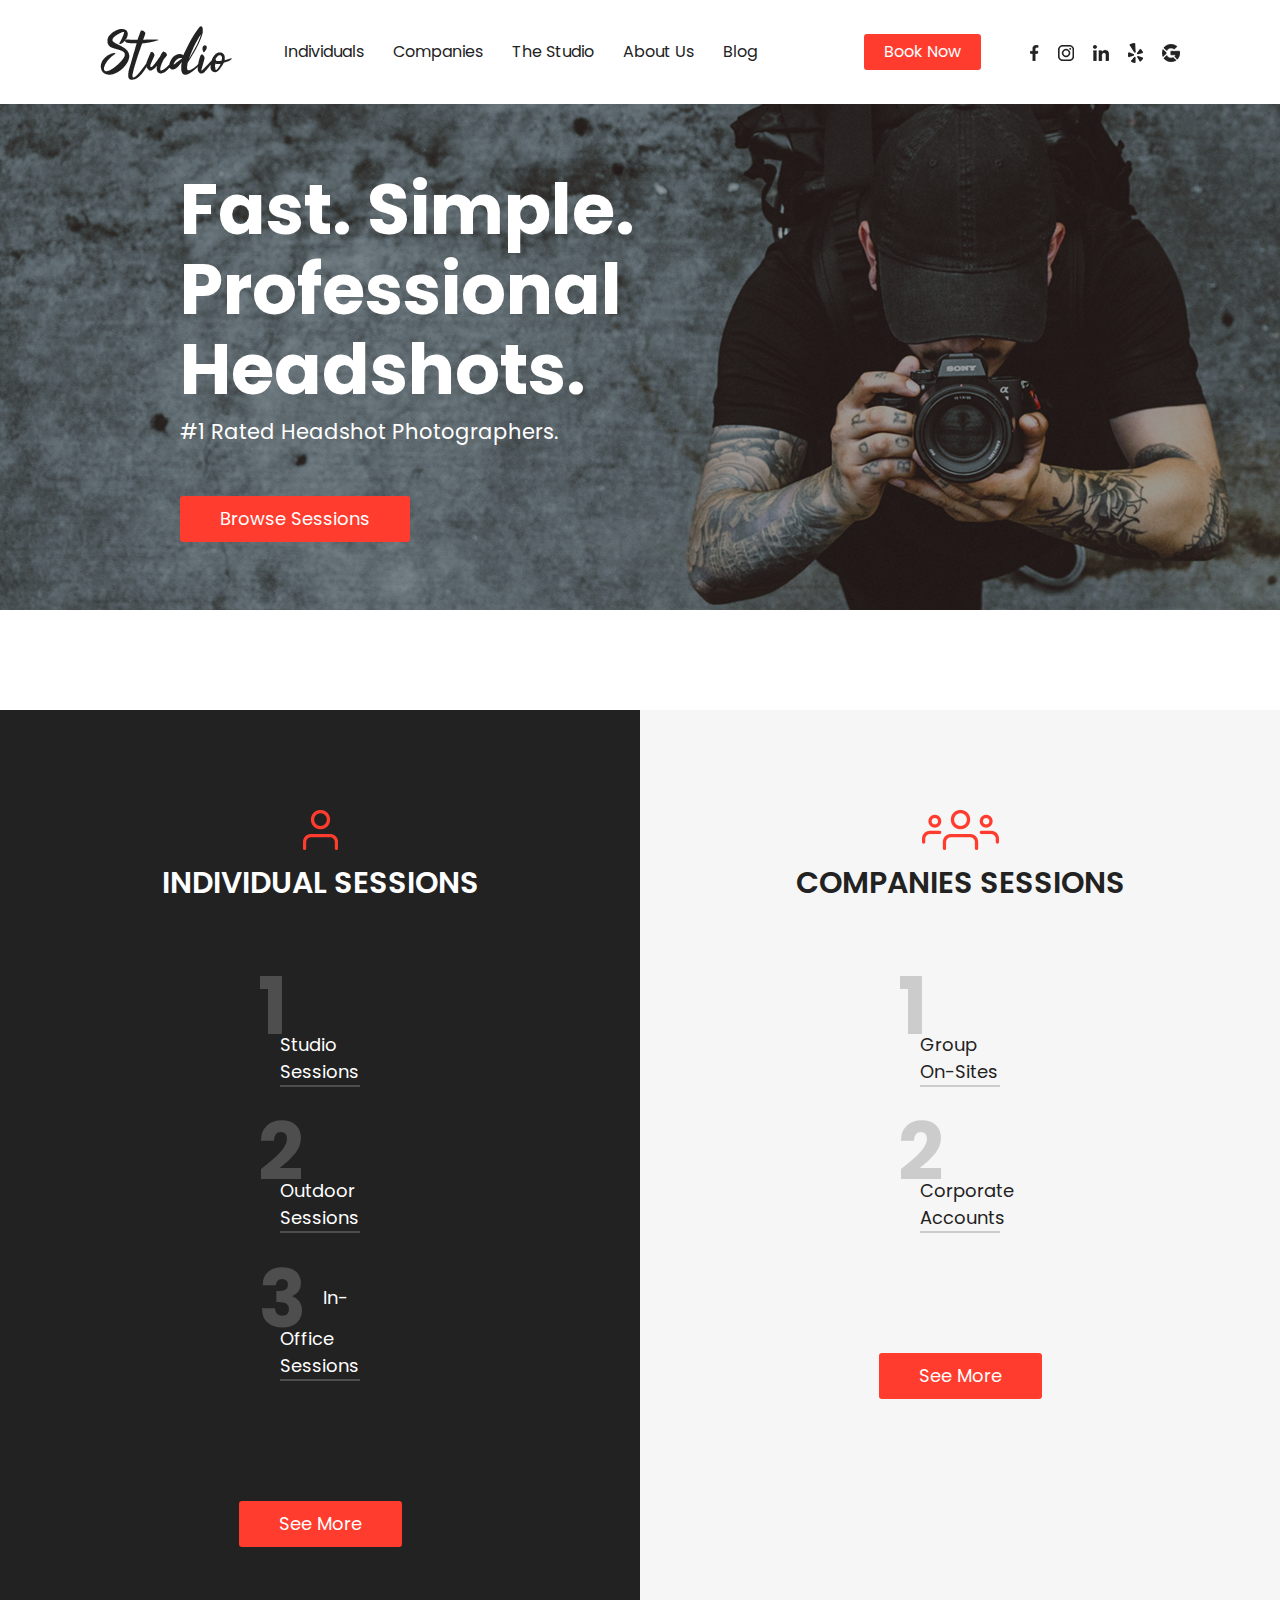
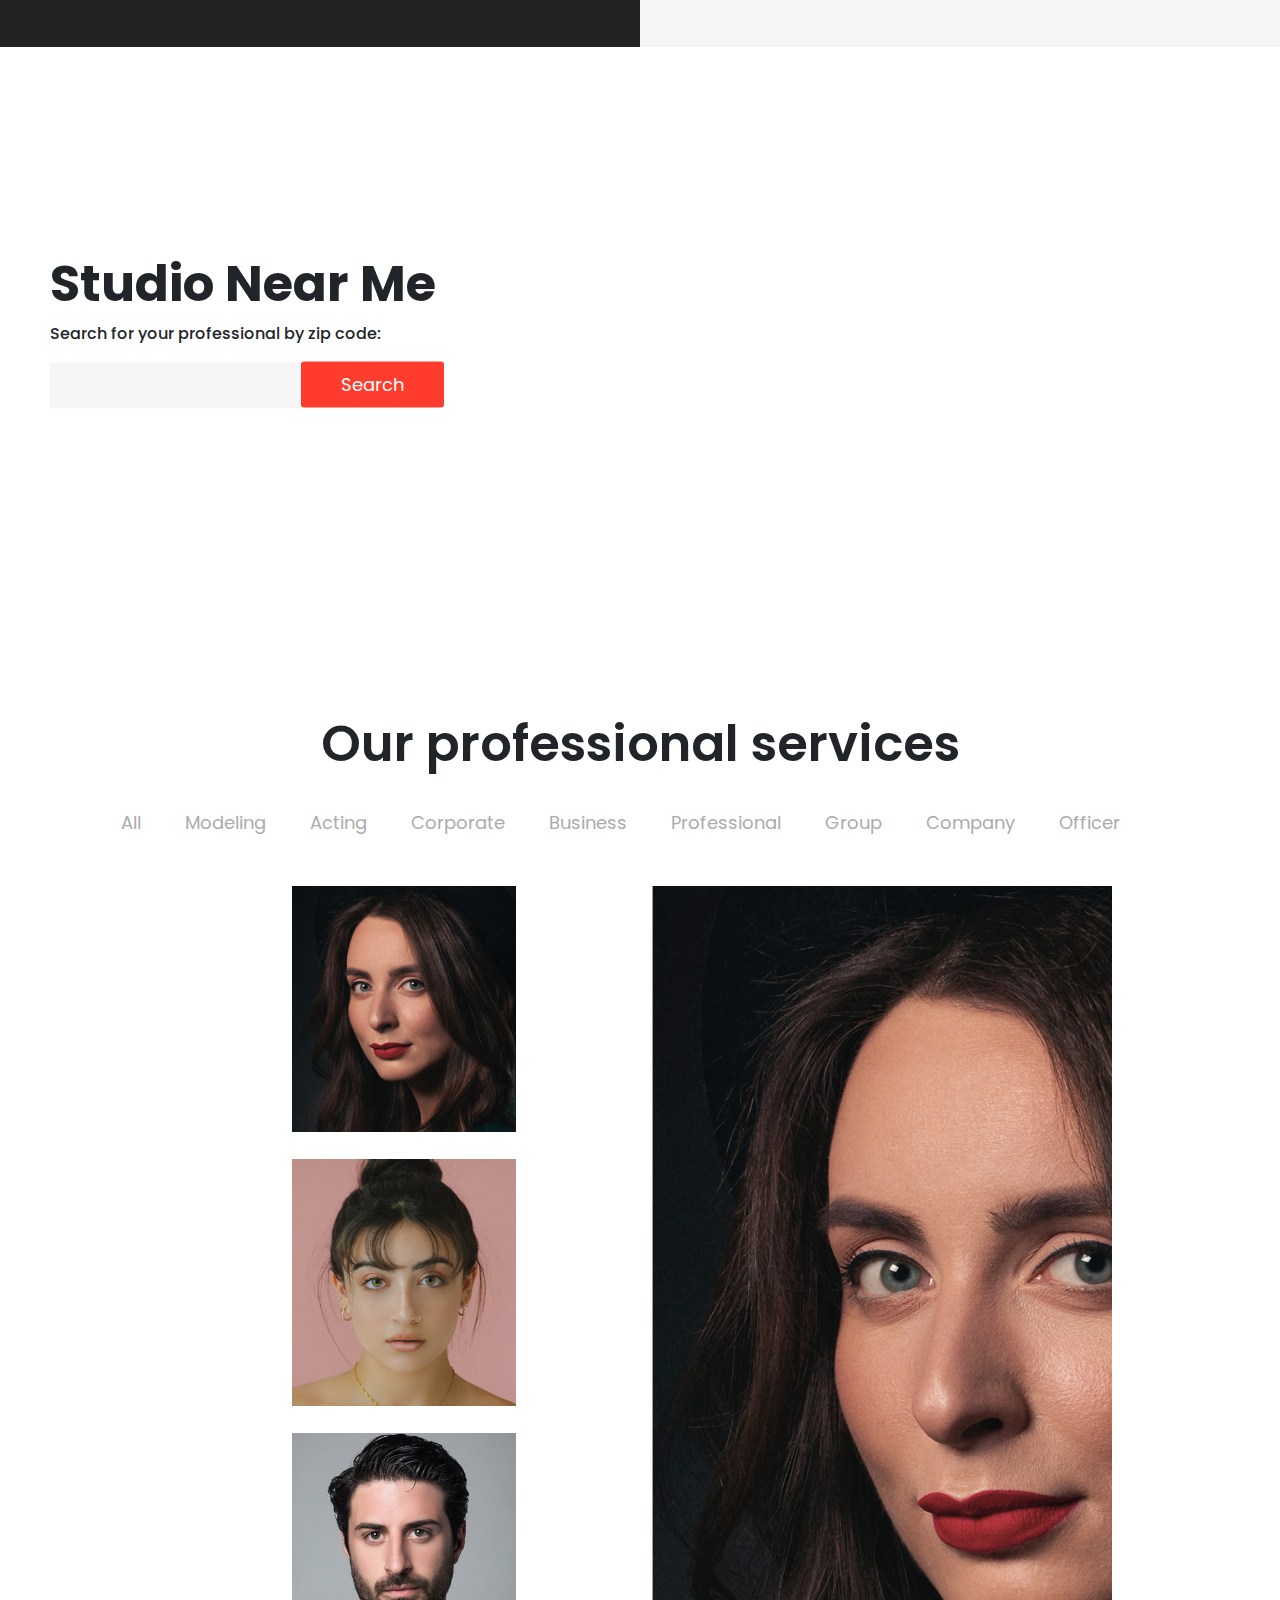
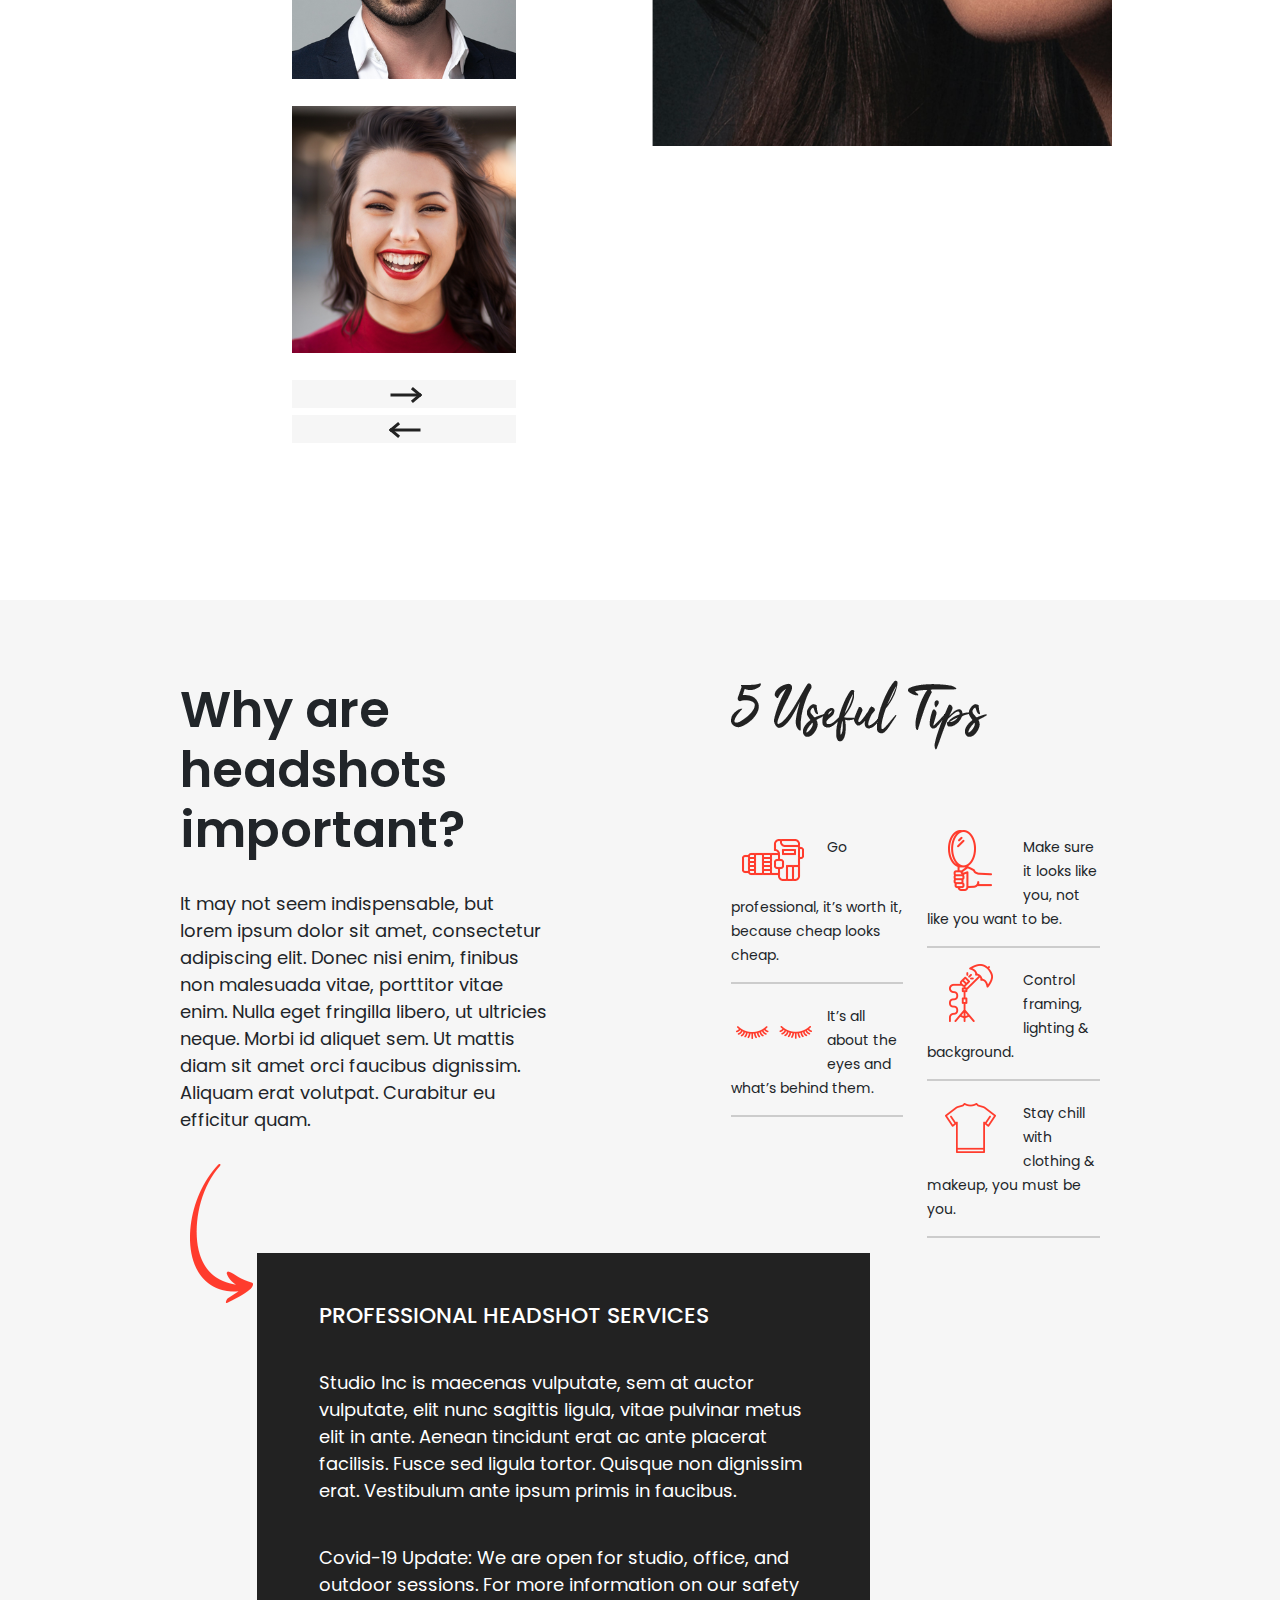
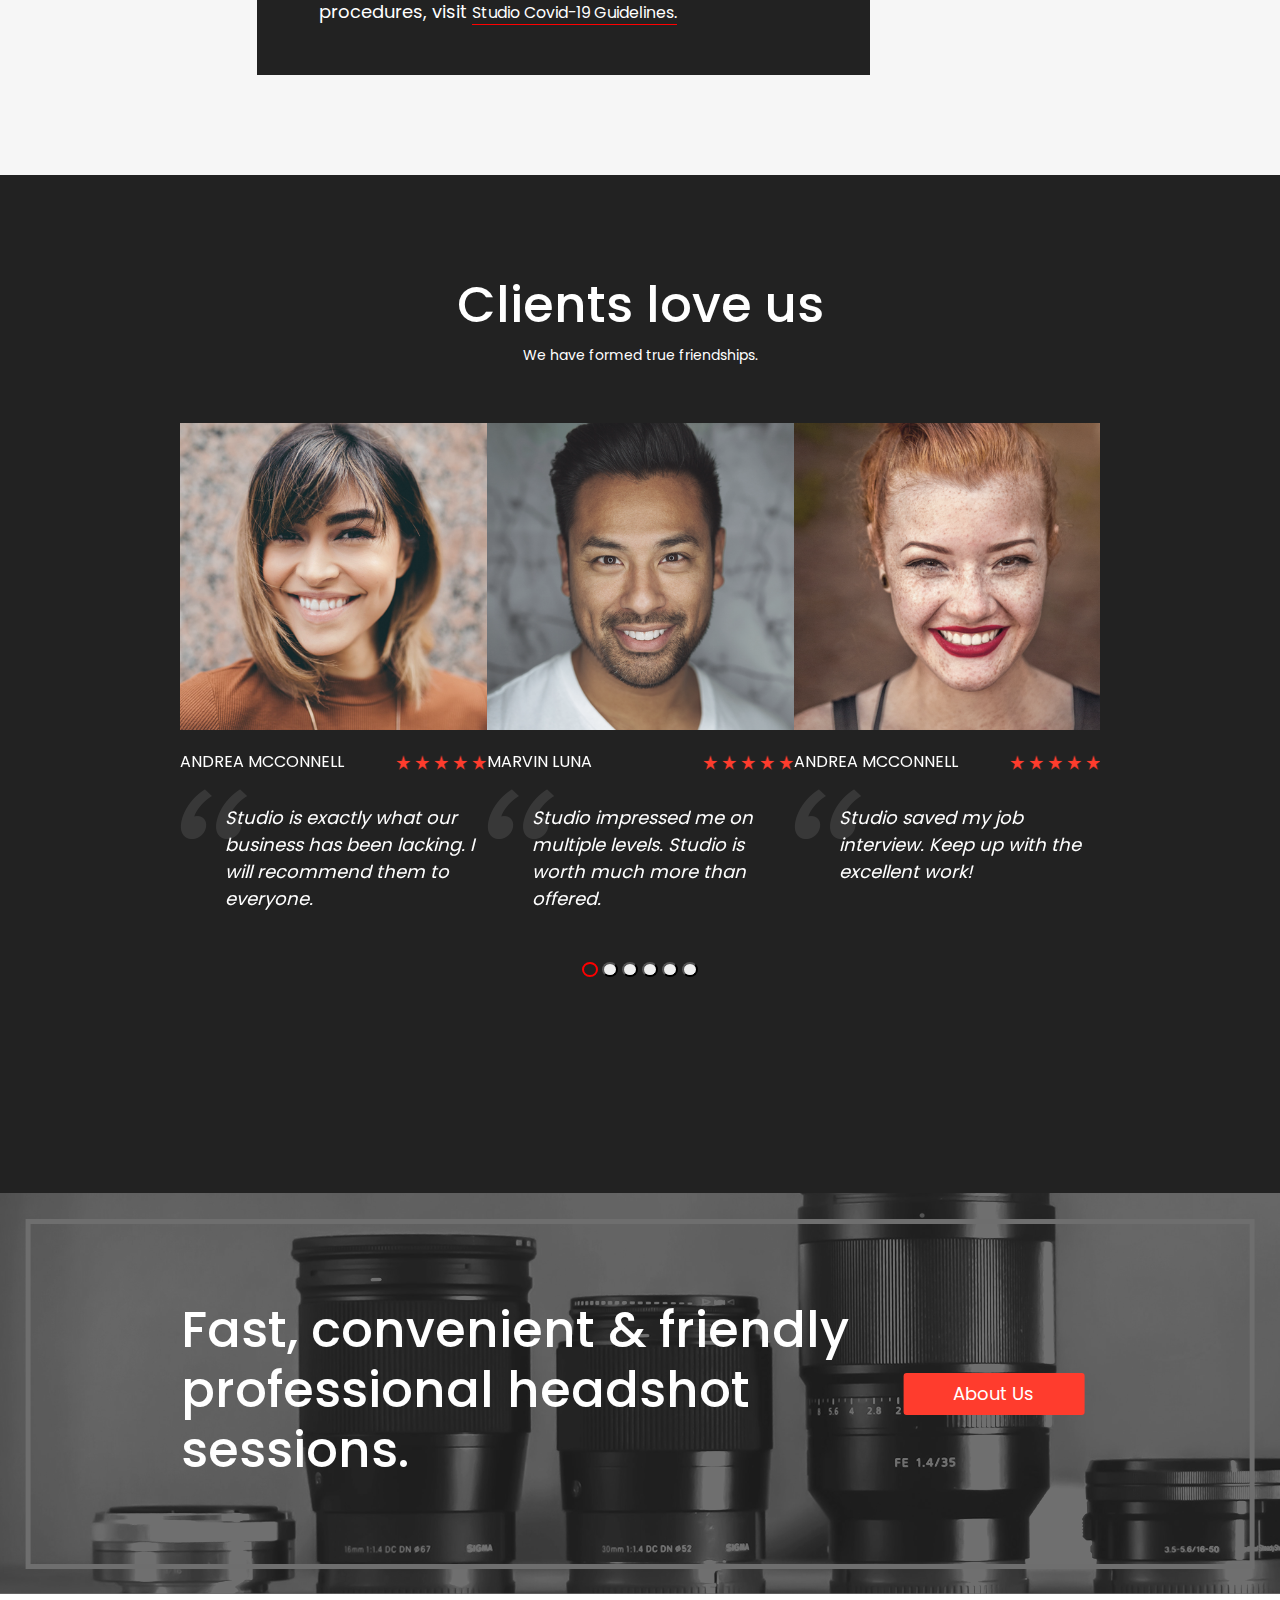
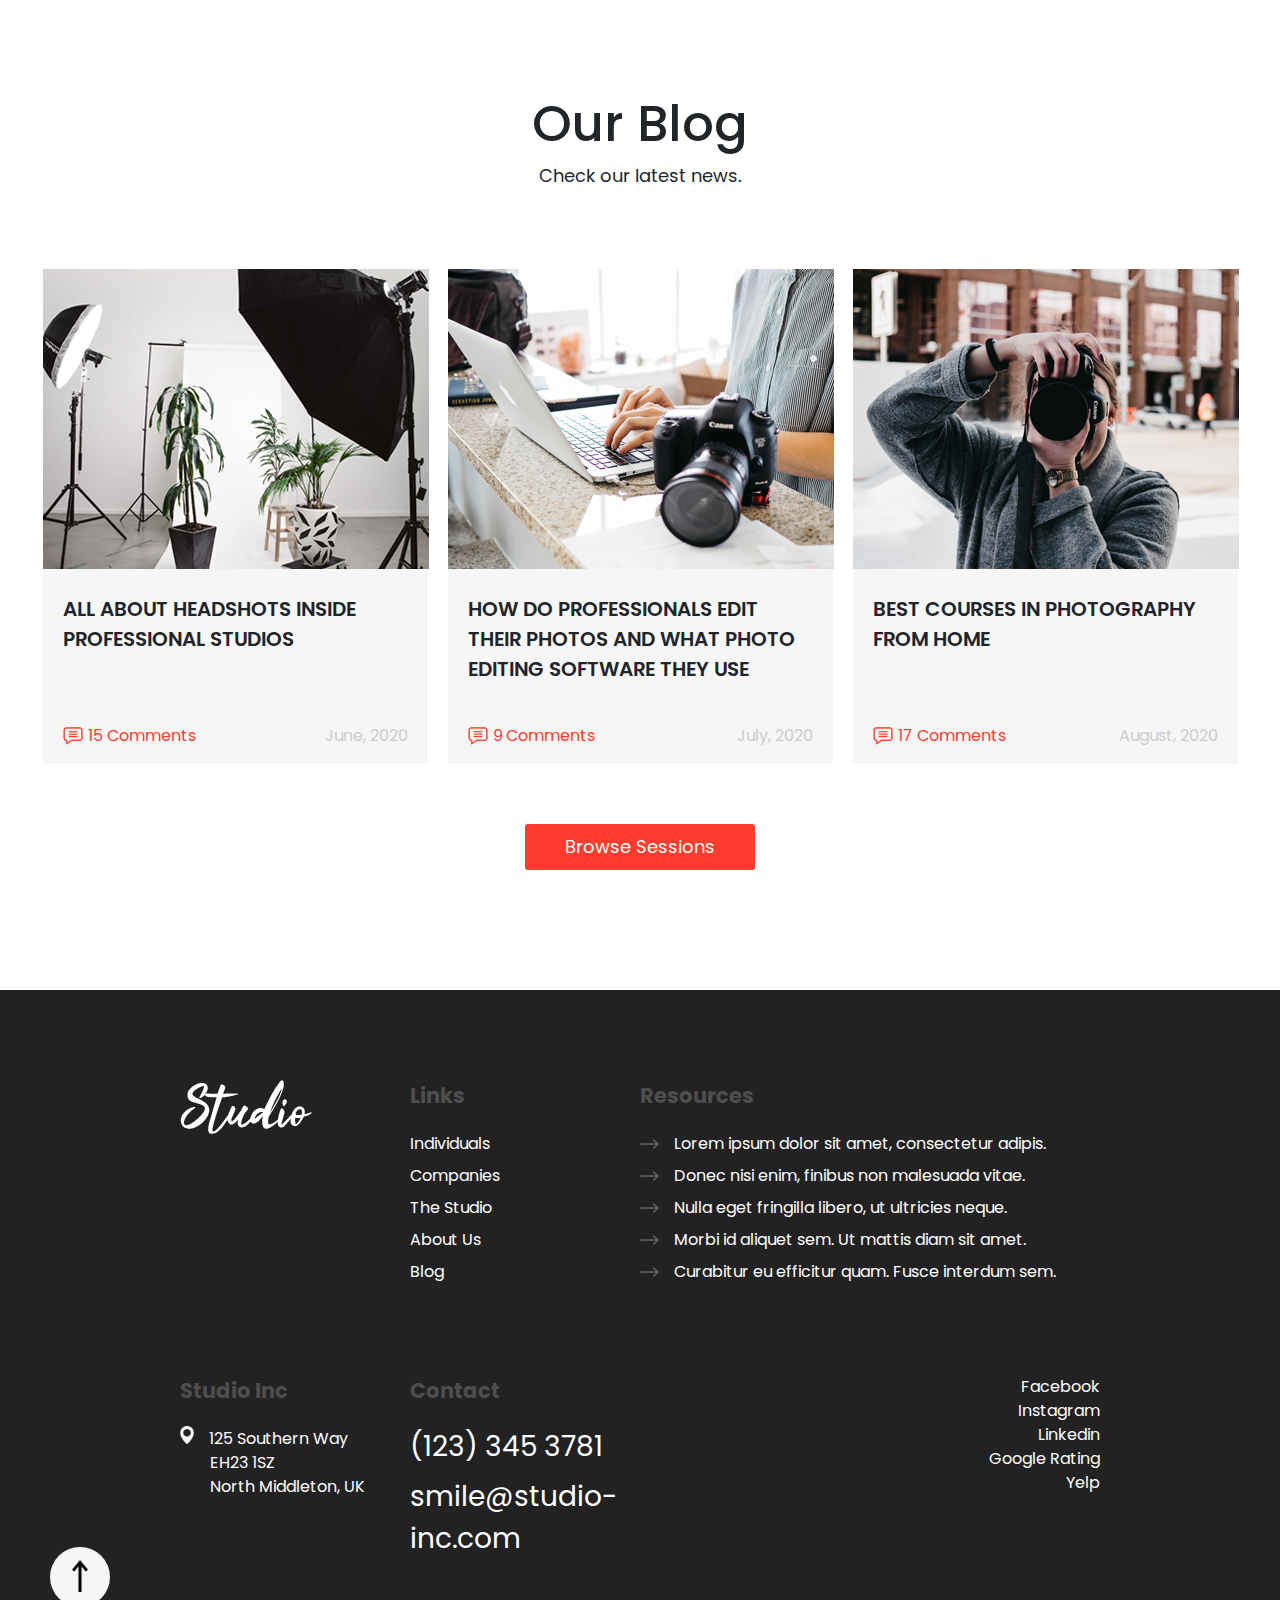
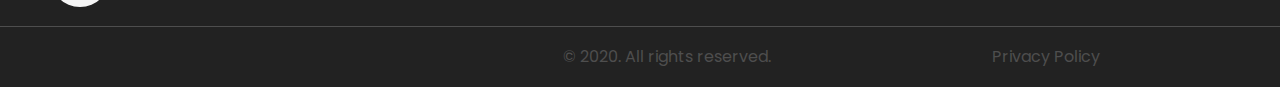
<file: index.html>
<!DOCTYPE html>
<html lang="ru">
<head>
	<meta charset="UTF-8">
	<meta description="Описание страницы">
	<meta keywords="Ключевые слова">
	<meta author="Автор">
	<meta http-equiv="X-UA-Compatible" content="IE=edge">
	<meta name="viewport" content="width=device-width, initial-scale=1.0, shrink-to-fit=no">
	<link rel="icon" href="app/img/icons/favicon.ico">

	<title>Document</title>

	<link rel="stylesheet" href="app/css/reset.css">
	<link rel="stylesheet" href="app/css/bootstrap.min.css">
	<link rel="stylesheet" href="app/css/slick.css">

	<!-- My CSS-->
	<link rel="stylesheet" href="app/css/main.css">

	<link rel="stylesheet" href="app/css/media.css">

	
</head>

<body>

	<nav>
		<section class="navWrapper">
			<div class="row">
				<div class="col-xl-2 col-xxl-2">
					<a href="#"><img class="logo" src="app/img/Studio_logo.png" alt="Studio"></a>
				</div>
				<div class="col-xl-6 col-xxl-6">
					<div class="menu">
						<a href="#">Individuals</a>
						<a href="#">Companies</a>
						<a href="#">The Studio</a>
						<a href="#">About Us</a>
						<a href="#">Blog</a>
					</div>
				</div>
				<div class="col-xl-4 col-xxl-4">
					<div class="bookNow">
						<input class="btnSmall" type="button" value="Book Now">
						<div class="social">
							<a href="#"><img src="app/img/Social/Fb.png" alt="fb"></a>
							<a href="#"><img src="app/img/Social/In.png" alt="In"></a>
							<a href="#"><img src="app/img/Social/Li.png" alt="Li"></a>
							<a href="#"><img src="app/img/Social/Yp.png" alt="Yp"></a>
							<a href="#"><img src="app/img/Social/Ggle.png" alt="Ggle"></a>
						</div>
					</div>
				</div>
			</div>
		</section>
	</nav>

	<header class="header" id="log">
		<div class="opacity">
			<img src="app/img/header/header_img.png" alt="header_img">
		</div>
		<section class="header-session sectionWrapper">
			<h1>
				Fast. Simple.
				<br>
				Professional
				<br>
				Headshots.
			</h1>
			<span>
				#1 Rated Headshot Photographers.
			</span>
			<input class="btnStandart" type="button" value="Browse Sessions">
		</section>
	</header>

	<main>

		<section class="sessions">
			<div class="container-fluid">
				<div class="row">
					<div class="col-xl-6 sessions-left">
						<img src="app/img/Session/Individual_icon.png" alt="icon">
						<h2>Individual Sessions</h2>
						<aside class="sessions-pluses">
							<p class="f">Studio Sessions</p>
							<p class="s">Outdoor Sessions</p>
							<p class="t">In-Office Sessions</p>
						</aside>
						<input class="btnStandart" type="button" value="See More">
					</div>
					<div class="col-xl-6 sessions-right">
						<img src="app/img/Session/Companies_icon.png" alt="icon">
						<h2>Companies Sessions</h2>
						<aside class="sessions-pluses">
							<p class="f">Group On-Sites</p>
							<p class="s">Corporate Accounts</p>
							<p class="t"></p>
						</aside>
						<input class="btnStandart" type="button" value="See More">
					</div>
				</div>
			</div>
		</section>

		<section class="map">
			<div class="map-google">
				<iframe src="https://www.google.com/maps/embed?pb=!1m18!1m12!1m3!1d1380.6237852112665!2d-0.8792106199967727!3d41.62738288323292!2m3!1f0!2f0!3f0!3m2!1i1024!2i768!4f13.1!3m3!1m2!1s0xd59151a88ee548d%3A0xb89ee4bb2bed5932!2z0J_QsNGA0Log0J_QsNGB!5e0!3m2!1sru!2sua!4v1635180294171!5m2!1sru!2sua" width="100%" height="560" style="border:0;" allowfullscreen="" loading="lazy"></iframe>
			</div>
			<div class="map-search sectionWrapper">
				<h2>Studio Near Me</h2>
				<p>Search for your professional by zip code:</p>
				<form action="#" class="search">
					<input class="search_inp" type="text">
					<input  class="search_btn btnStandart" type="button" value="Search">
				</form>
			</div>
		</section>

		<section class="service">
			<h2>Our professional services</h2>

			<div class="service-nav">
				<ul>
					<li class="service-nav__item"><a href="#">All</a></li>
					<li class="service-nav__item"><a href="#">Modeling</a></li>
					<li class="service-nav__item"><a href="#">Acting</a></li>
					<li class="service-nav__item"><a href="#">Corporate</a></li>
					<li class="service-nav__item"><a href="#">Business</a></li>
					<li class="service-nav__item"><a href="#">Professional</a></li>
					<li class="service-nav__item"><a href="#">Group</a></li>
					<li class="service-nav__item"><a href="#">Company</a></li>
					<li class="service-nav__item"><a href="#">Officer</a></li>
				</ul>
			</div>

			<div class="gallery sectionWrapper">
					<div class="row">
						<div class="col-12 col-sm-12 col-md-6 col-lg-6 col-xl-6 col-xxl-6 gallery-service">

							<div class="gallery-service-item">
								<div class="gallery-service__block">
									<img src="app/img/service/Img_1.png" alt="">
									<div class="__info">
										<input class="btnService" type="button" value="Company">
										<a href="#">
											<span>Check Service</span>
											<div class="arrow arrow-service"> </div>
										</a>
									</div>
								</div>
								<div class="gallery-service__block">
									<img src="app/img/service/Img_2.png" alt="">
									<div class="__info">
										<input class="btnService" type="button" value="Company">
										<a href="#">
											<span>Check Service</span>
											<div class="arrow arrow-service"> </div>
										</a>
									</div>
								</div>
								<div class="gallery-service__block">
									<img src="app/img/service/Img_3.png" alt="">
									<div class="__info">
										<input class="btnService" type="button" value="Company">
										<a href="#">
											<span>Check Service</span>
											<div class="arrow arrow-service"> </div>
										</a>
									</div>
								</div>
								<div class="gallery-service__block">
									<img src="app/img/service/Img_4.png" alt="">
									<div class="__info">
										<input class="btnService" type="button" value="Company">
										<a href="#">
											<span>Check Service</span>
											<div class="arrow arrow-service"> </div>
										</a>
									</div>
								</div>
								<div class="gallery-service-arrows">
									<div class="wrap prev">
										<div class="arrow arrow__left"></div>
									</div>
									<div class="wrap next">
										<div class="arrow arrow__right"></div>
									</div>
								</div>
							</div>
					
							<div class="gallery-service-item">
								<div class="gallery-service__block">
									<img src="app/img/service/Img_1.png" alt="">
									<div class="__info">
										<input class="btnService" type="button" value="Company">
										<a href="#">
											<span>Check Service</span>
											<div class="arrow arrow-service"> </div>
										</a>
									</div>
								</div>
								<div class="gallery-service__block">
									<img src="app/img/service/Img_2.png" alt="">
									<div class="__info">
										<input class="btnService" type="button" value="Company">
										<a href="#">
											<span>Check Service</span>
											<div class="arrow arrow-service"> </div>
										</a>
									</div>
								</div>
								<div class="gallery-service__block">
									<img src="app/img/service/Img_3.png" alt="">
									<div class="__info">
										<input class="btnService" type="button" value="Company">
										<a href="#">
											<span>Check Service</span>
											<div class="arrow arrow-service"> </div>
										</a>
									</div>
								</div>
								<div class="gallery-service__block">
									<img src="app/img/service/Img_4.png" alt="">
									<div class="__info">
										<input class="btnService" type="button" value="Company">
										<a href="#">
											<span>Check Service</span>
											<div class="arrow arrow-service"> </div>
										</a>
									</div>
								</div>
								<div class="gallery-service-arrows">
									<div class="wrap prev">
										<div class="arrow arrow__left"></div>
									</div>
									<div class="wrap next">
										<div class="arrow arrow__right"></div>
									</div>
								</div>
							</div>

						</div>
	
						<div class="col-12 col-sm-12 col-md-6 col-lg-6 col-xl-6 col-xxl-6 gallery__girl">
							<img src="app/img/service/gallery_girl.png" alt="gallery_girl">
						</div>
					</div>
			</div>
		</section>

		<section class="usefulTips">
			<div class="sectionWrapper">
				<div class="row">
					<div class="col-xl-5 usefulTips-text">
						<h2>Why are headshots important?</h2>
						<p>It may not seem indispensable, but lorem ipsum dolor sit amet, consectetur adipiscing elit. Donec nisi enim, finibus non malesuada vitae, porttitor vitae enim. Nulla eget fringilla libero, ut ultricies neque. Morbi id aliquet sem. Ut mattis diam sit amet orci faucibus dignissim. Aliquam erat volutpat. Curabitur eu efficitur quam.</p>
						<img src="app/img/Useful_Tips/Arrow_red_icon.png" alt="">
					</div>
					<div class="col-xl-5 offset-2 usefulTips-block">
						<img class="usefulTips-block__img" src="app/img/Useful_Tips/5_Useful_Tips.png" alt="">

						<div class="row">
							<div class="col-xl-6">
								<div class="usefulTips-block-tips">
									<img src="app/img/Useful_Tips/Camera_icon.png" alt="">
									<small>Go professional, it’s worth it,
										because cheap looks cheap.</small>
								</div>
								<div class="usefulTips-block-tips">
									<img src="app/img/Useful_Tips/Eyes_icon.png" alt="">
									<small>It’s all about the eyes and
										what’s behind them.</small>
								</div>
							</div>
							<div class="col-xl-6">
								<div class="usefulTips-block-tips">
									<img src="app/img/Useful_Tips/Mirror_icon.png" alt="">
									<small>Make sure it looks like you,
										not like you want to be.</small>
								</div>
								<div class="usefulTips-block-tips">
									<img src="app/img/Useful_Tips/Studio_icon.png" alt="">
									<small>Control framing, lighting
										& background.</small>
								</div>
								<div class="usefulTips-block-tips">
									<img src="app/img/Useful_Tips/Tshirt_icon.png" alt="">
									<small>Stay chill with clothing &
										makeup, you must be you.</small>
								</div>
							</div>
						</div>										

					</div>
				</div>
				<div class="row headshot-service col-xl-8 offset-1">
					<h3>Professional Headshot Services</h3>
					<p>Studio Inc is maecenas vulputate, sem at auctor vulputate, elit nunc sagittis ligula, vitae pulvinar metus elit in ante. Aenean tincidunt erat ac ante placerat facilisis. Fusce sed ligula tortor. Quisque non dignissim erat. Vestibulum ante ipsum primis in faucibus.</p>
					<p>Covid-19 Update: We are open for studio, office, and outdoor sessions. For more information
						on our safety procedures, visit <small>Studio Covid-19 Guidelines.</small></p>
				</div>
			</div>
		</section>

		<section class="allClients">
			<div class="container-fluid">
				<h2>Clients love us </h2>
				<small>We have formed true friendships.</small>

				<div class="row clients sectionWrapper">
					<div class="col-xl-4">
						<div class="clients-block">
							<img src="app/img/clients/Img.png" alt="">
							<div class="nameStar">
								<small>Andrea Mcconnell</small>
								<div>
									<img src="app/img/clients/star_icon.png" alt="">
									<img src="app/img/clients/star_icon.png" alt="">
									<img src="app/img/clients/star_icon.png" alt="">
									<img src="app/img/clients/star_icon.png" alt="">
									<img src="app/img/clients/star_icon.png" alt="">
								</div>
							</div>
							<p>
								Studio is exactly what our business has been lacking. I will recommend them to everyone. 
							</p>
						</div>
					</div>
					<div class="col-xl-4">
						<div class="clients-block">
							<img src="app/img/clients/Img-1.png" alt="">
							<div class="nameStar">
								<small>Marvin Luna</small>
								<div>
									<img src="app/img/clients/star_icon.png" alt="">
									<img src="app/img/clients/star_icon.png" alt="">
									<img src="app/img/clients/star_icon.png" alt="">
									<img src="app/img/clients/star_icon.png" alt="">
									<img src="app/img/clients/star_icon.png" alt="">
								</div>
							</div>
							<p>
								Studio impressed me on multiple levels. Studio is worth much more than offered.  
							</p>
						</div>
					</div>
					<div class="col-xl-4">
						<div class="clients-block">
							<img src="app/img/clients/Img-2.png" alt="">
							<div class="nameStar">
								<small>Andrea Mcconnell</small>
								<div>
									<img src="app/img/clients/star_icon.png" alt="">
									<img src="app/img/clients/star_icon.png" alt="">
									<img src="app/img/clients/star_icon.png" alt="">
									<img src="app/img/clients/star_icon.png" alt="">
									<img src="app/img/clients/star_icon.png" alt="">
								</div>
							</div>
							<p>
								Studio saved my job interview. Keep up with the excellent work!
							</p>
						</div>
					</div>
					<div class="col-xl-4">
						<div class="clients-block">
							<img src="app/img/clients/Img.png" alt="">
							<div class="nameStar">
								<small>Andrea Mcconnell</small>
								<div>
									<img src="app/img/clients/star_icon.png" alt="">
									<img src="app/img/clients/star_icon.png" alt="">
									<img src="app/img/clients/star_icon.png" alt="">
									<img src="app/img/clients/star_icon.png" alt="">
									<img src="app/img/clients/star_icon.png" alt="">
								</div>
							</div>
							<p>
								Studio is exactly what our business has been lacking. I will recommend them to everyone. 
							</p>
						</div>
					</div>
					<div class="col-xl-4">
						<div class="clients-block">
							<img src="app/img/clients/Img-1.png" alt="">
							<div class="nameStar">
								<small>Marvin Luna</small>
								<div>
									<img src="app/img/clients/star_icon.png" alt="">
									<img src="app/img/clients/star_icon.png" alt="">
									<img src="app/img/clients/star_icon.png" alt="">
									<img src="app/img/clients/star_icon.png" alt="">
									<img src="app/img/clients/star_icon.png" alt="">
								</div>
							</div>
							<p>
								Studio impressed me on multiple levels. Studio is worth much more than offered.  
							</p>
						</div>
					</div>
					<div class="col-xl-4">
						<div class="clients-block">
							<img src="app/img/clients/Img-2.png" alt="">
							<div class="nameStar">
								<small>Andrea Mcconnell</small>
								<div>
									<img src="app/img/clients/star_icon.png" alt="">
									<img src="app/img/clients/star_icon.png" alt="">
									<img src="app/img/clients/star_icon.png" alt="">
									<img src="app/img/clients/star_icon.png" alt="">
									<img src="app/img/clients/star_icon.png" alt="">
								</div>
							</div>
							<p>
								Studio saved my job interview. Keep up with the excellent work!
							</p>
						</div>
					</div>
				</div>

			</div>
		</section>

		<section class="fastSession">
			<div class="fastSession__img">
				<img src="app/img/fast_session/Img_fast_session.png" alt="">
			</div>
			<div class="fastSession__border">
				<h2>
					Fast, convenient & friendly <br>professional headshot sessions. 
				</h2>
				<input class="btnStandart" type="button" value="About Us">
			</div>
		</section>

		<section class="blog">
			<h2>Our Blog</h2>
			<small>Check our latest news.</small>
			<div class="blog-features">

				<div class="blog-features__block">
					<img src="app/img/blog/Img.png" alt="">
					<small>all about headshots inside professional studios</small>
					<div class="blog-features__comment_data">
						<p class="comment">15 Comments</p>
						<p class="data">June, 2020</p>
					</div>
				</div>

				<div class="blog-features__block">
					<img src="app/img/blog/Img-1.png" alt="">
					<small>How do professionals edit their photos and What photo editing software they use</small>
					<div class="blog-features__comment_data">
						<p class="comment">9 Comments</p>
						<p class="data">July, 2020</p>
					</div>
				</div>

				<div class="blog-features__block">
					<img src="app/img/blog/Img-2.png" alt="">
					<small>best Courses In Photography from home </small>
					<div class="blog-features__comment_data">
						<p class="comment">17 Comments</p>
						<p class="data">August, 2020</p>
					</div>
				</div>

			</div>

			<input class="btnStandart" type="button" value="Browse Sessions">

		</section>
	</main>

	<footer>
		<section class="footer">
			<div class="row no-gutters sectionWrapper">
				<div class="col-xl-3">
					<img src="app/img/footer/Studio_logoWhite.png" alt="logoOnFooter">
				</div>
				<div class="col-xl-3">
					<dl>
						<dt>Links</dt>
							<dd>Individuals</dd>
							<dd>Companies</dd>
							<dd>The Studio</dd>
							<dd>About Us</dd>
							<dd>Blog</dd>
					</dl>
				</div>
				<div class="col-xl-6">
					<dl class="arrows"> 
						<dt>Resources</dt>
							<dd>Lorem ipsum dolor sit amet, consectetur adipis.</dd>
							<dd>Donec nisi enim, finibus non malesuada vitae.</dd>
							<dd>Nulla eget fringilla libero, ut ultricies neque.</dd>
							<dd>Morbi id aliquet sem. Ut mattis diam sit amet.</dd>
							<dd>Curabitur eu efficitur quam. Fusce interdum sem.</dd>
					</dl>
				</div>
			</div>

			<div class="row no-gutters sectionWrapper">
				<div class="col-xl-3">
					<dl class="adress">
						<dt>Studio Inc</dt>
							<dd>125  Southern Way<br>EH23 1SZ<br>North Middleton, UK</dd>
					</dl>
				</div>
				<div class="col-xl-3">
					<dl class="contact">
						<dt>Contact</dt>
							<dd>(123) 345 3781</dd>
							<dd>smile@studio-inc.com</dd>
					</dl>
				</div>
				<div class="col-xl-6">
					<ul class="footer-social">
						<li><a href="#">Facebook</a></li>
						<li><a href="#">Instagram</a></li>
						<li><a href="#">Linkedin</a></li>
						<li><a href="#">Google Rating</a></li>
						<li><a href="#">Yelp</a></li>
					</ul>
				</div>
			</div>
		</section>
		
		<section class="copyRights">
			<div class="row no-gutters sectionWrapper">
				<div class="col-xl-3 offset-5">© 2020. All rights reserved.</div>
				<div class="col-xl-4 text-end">Privacy Policy</div>
			</div>
		</section>

		<div class="scroll">
				<div class="arrowTooTop arrowTooTop-this"></div>
		</div>
</footer>

	

	
	<!-- jQuery -->
	<script src="app/js/jquery-3.6.0.min.js"></script>
	<script src="app/js/slick.min.js"></script>
	<!-- My JS-->
	<script src="app/js/main.js"></script>
		
</body>
</html>
</file>
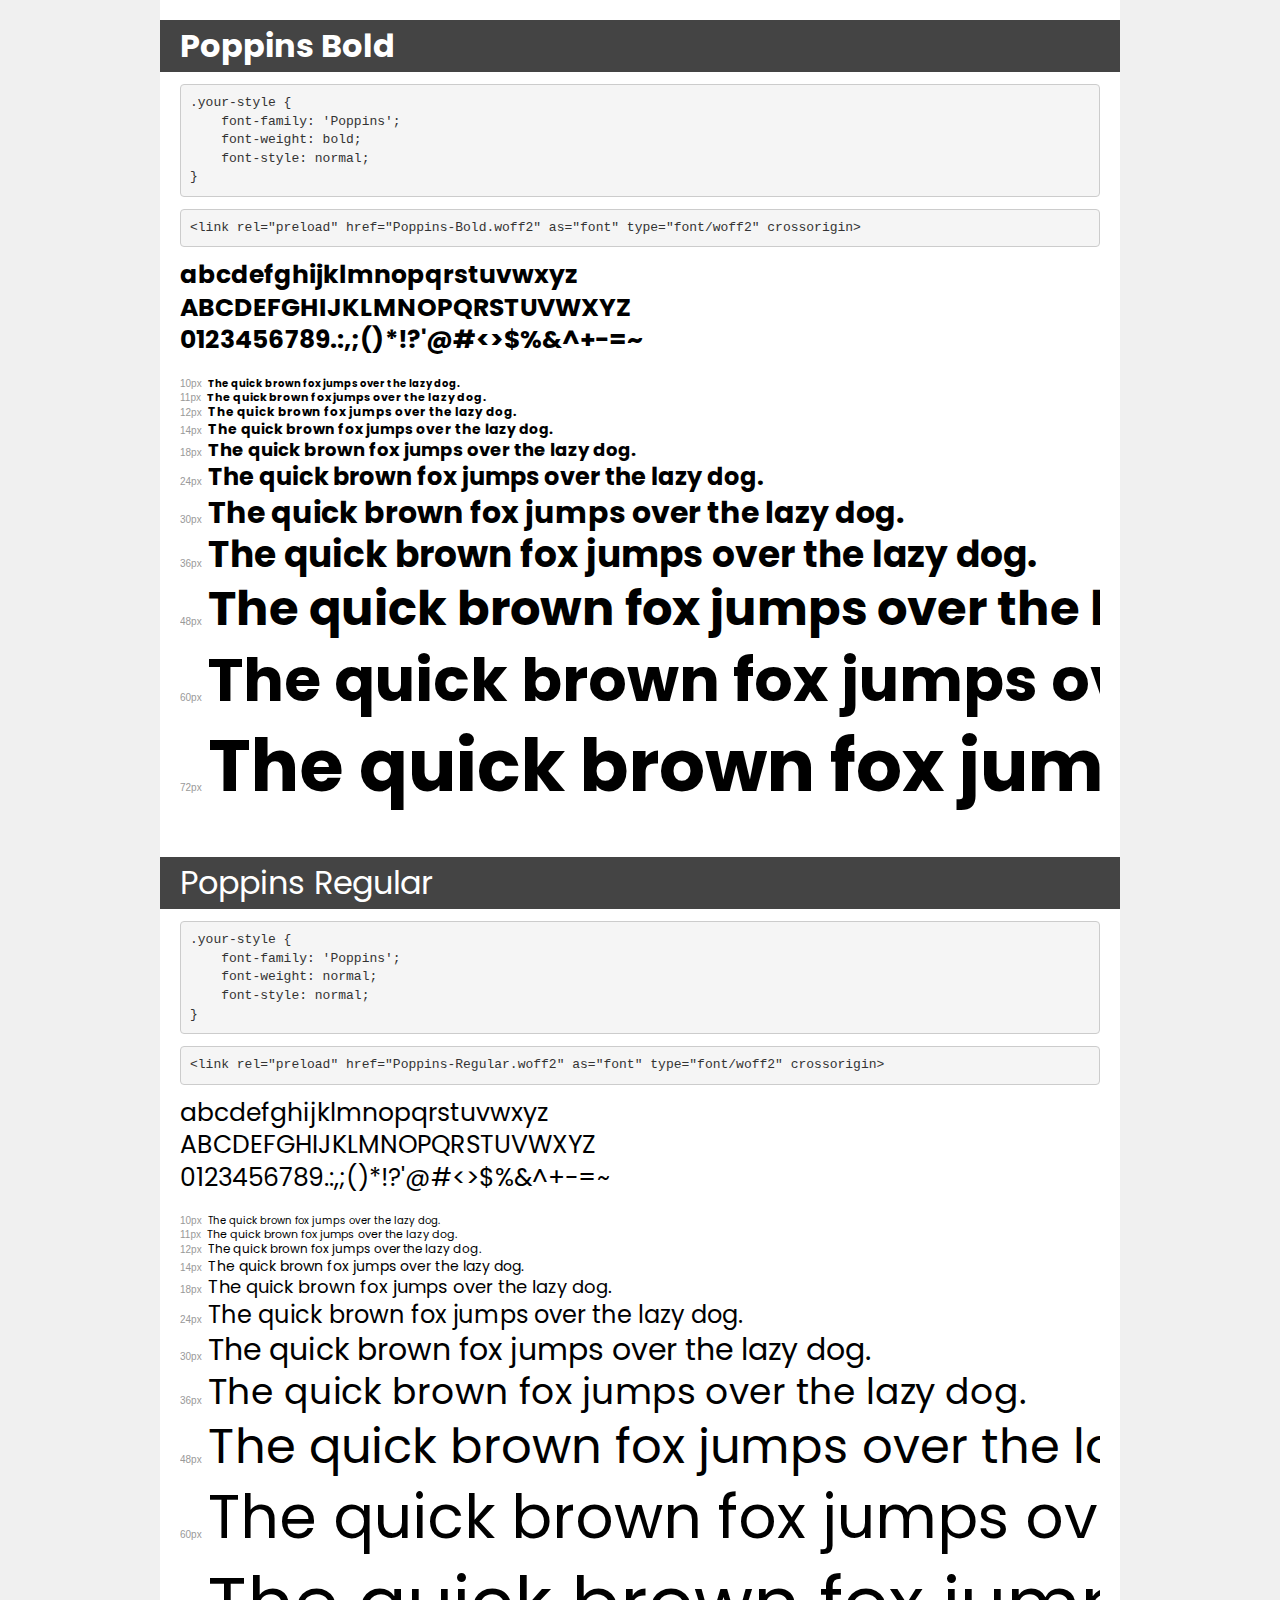
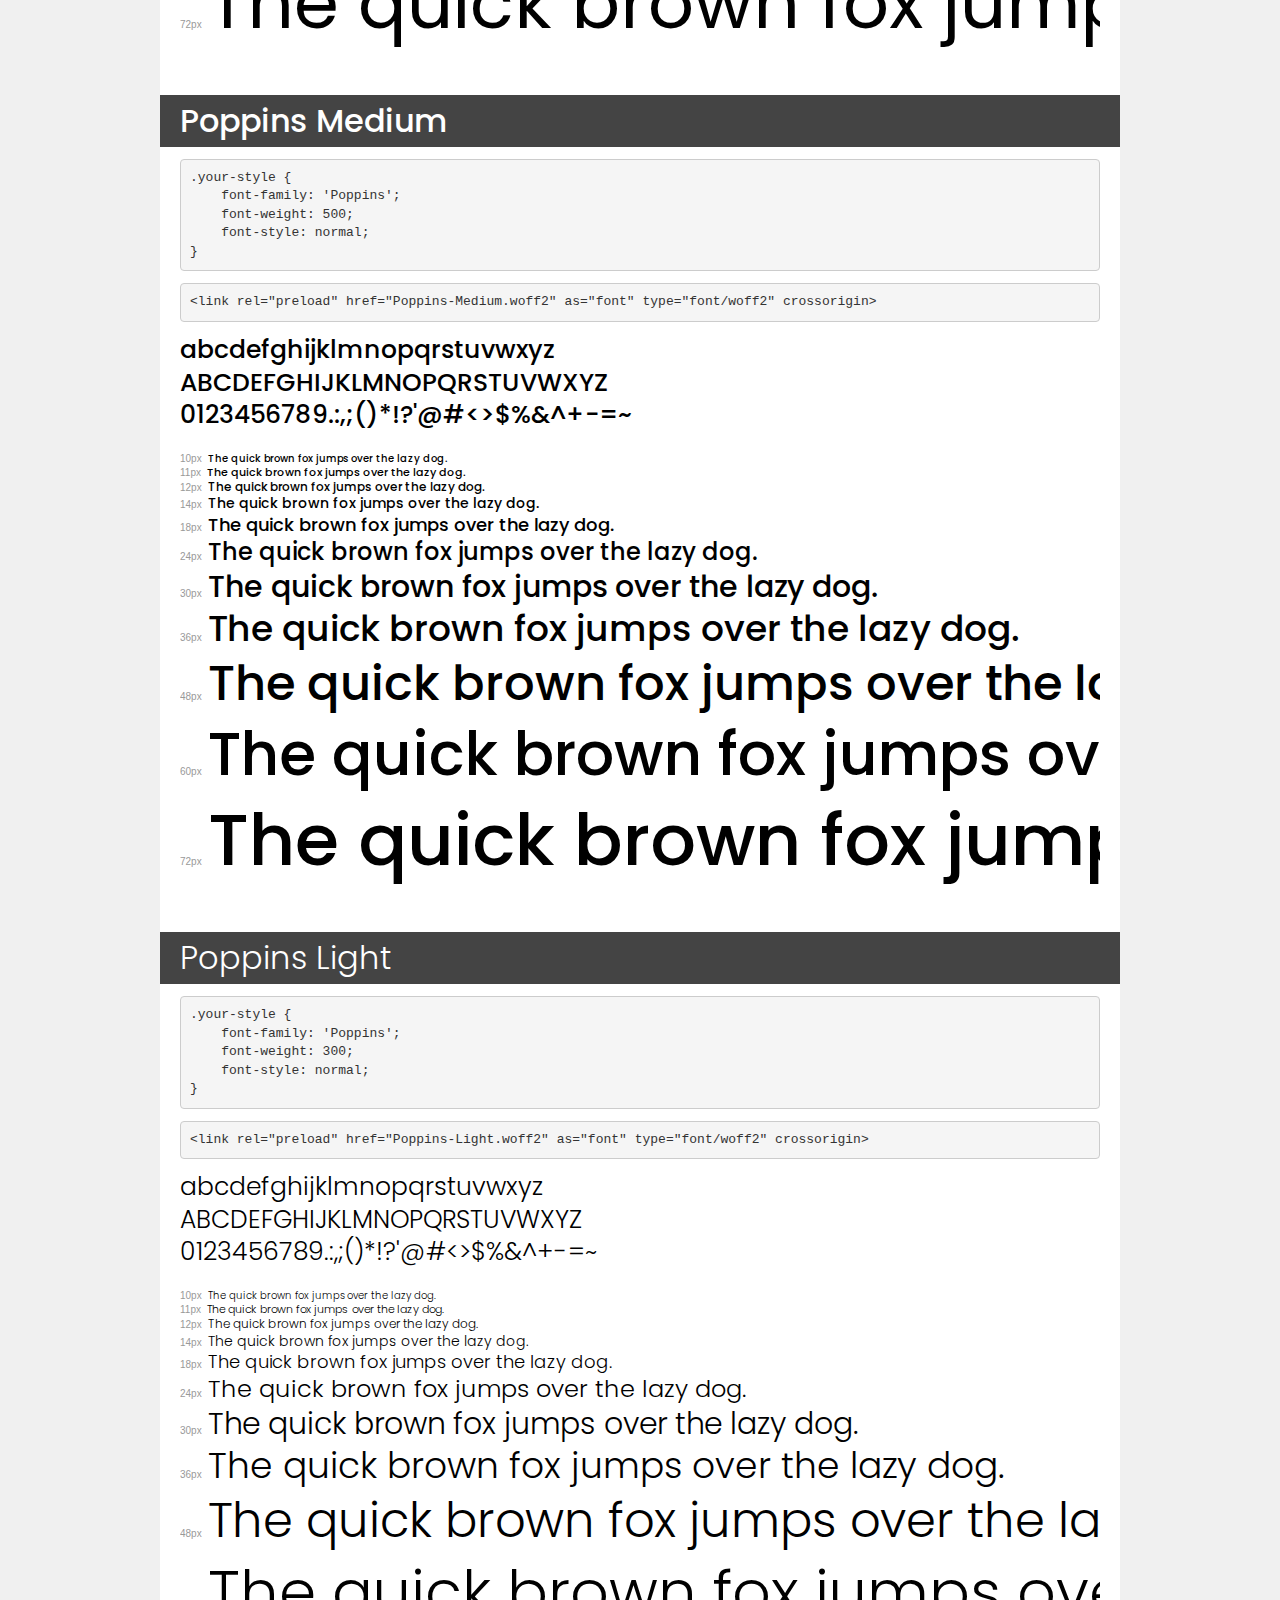
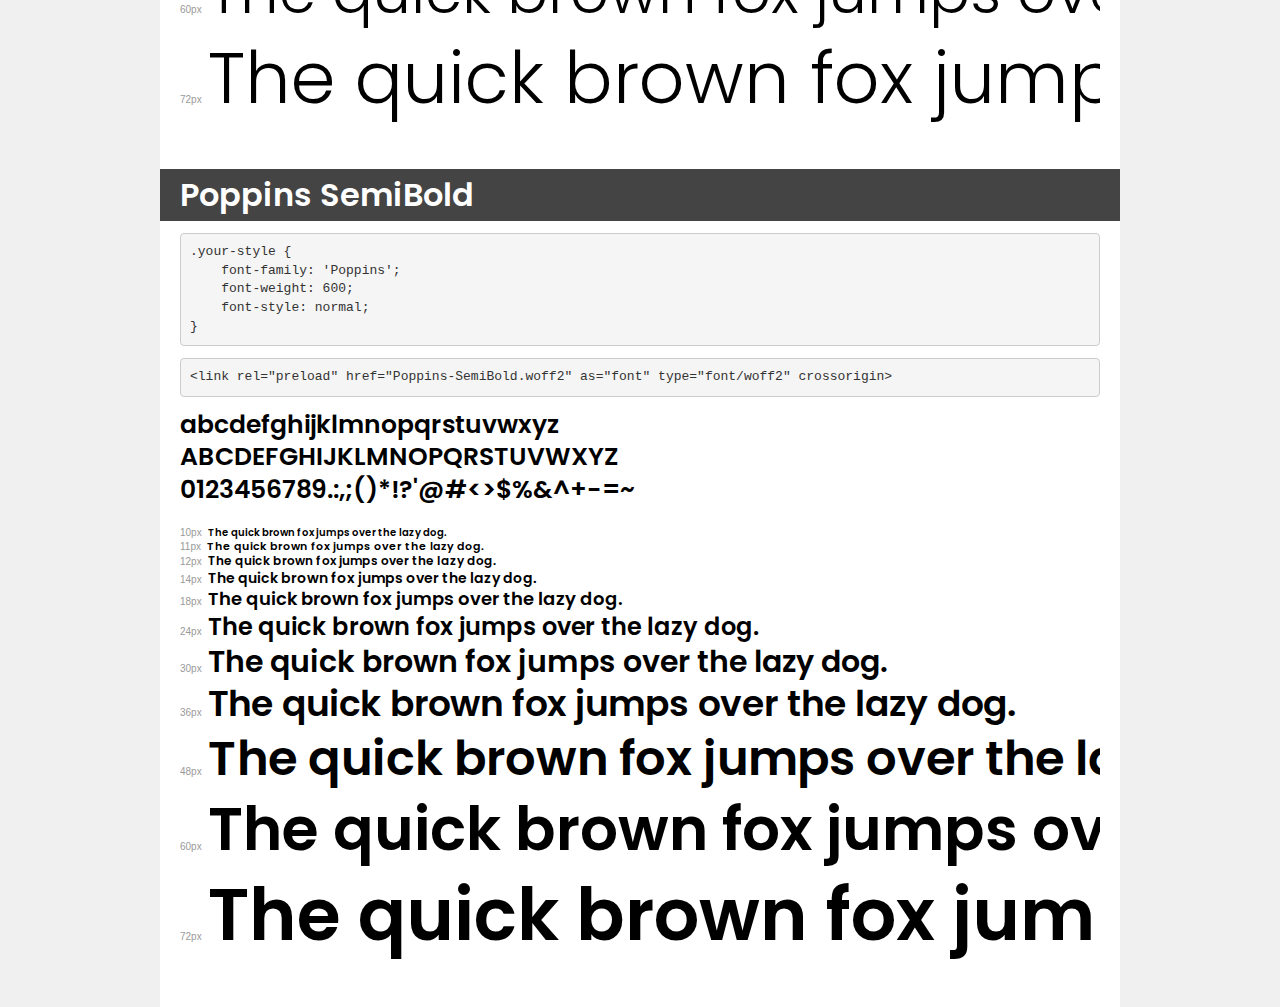
<file: app/fonts/Poppins/demo.html>
<!DOCTYPE html>
<html lang="en">
<head>
    <meta charset="utf-8">
    <meta http-equiv="X-UA-Compatible" content="IE=edge">
    <meta name="viewport" content="width=device-width, initial-scale=1">
    <meta name="robots" content="noindex, noarchive">
    <meta name="format-detection" content="telephone=no">
    <title>Transfonter demo</title>
    <link href="stylesheet.css" rel="stylesheet">
    <style>
        /*
        http://meyerweb.com/eric/tools/css/reset/
        v2.0 | 20110126
        License: none (public domain)
        */
        html, body, div, span, applet, object, iframe,
        h1, h2, h3, h4, h5, h6, p, blockquote, pre,
        a, abbr, acronym, address, big, cite, code,
        del, dfn, em, img, ins, kbd, q, s, samp,
        small, strike, strong, sub, sup, tt, var,
        b, u, i, center,
        dl, dt, dd, ol, ul, li,
        fieldset, form, label, legend,
        table, caption, tbody, tfoot, thead, tr, th, td,
        article, aside, canvas, details, embed,
        figure, figcaption, footer, header, hgroup,
        menu, nav, output, ruby, section, summary,
        time, mark, audio, video {
            margin: 0;
            padding: 0;
            border: 0;
            font-size: 100%;
            font: inherit;
            vertical-align: baseline;
        }
        /* HTML5 display-role reset for older browsers */
        article, aside, details, figcaption, figure,
        footer, header, hgroup, menu, nav, section {
            display: block;
        }
        body {
            line-height: 1;
        }
        ol, ul {
            list-style: none;
        }
        blockquote, q {
            quotes: none;
        }
        blockquote:before, blockquote:after,
        q:before, q:after {
            content: '';
            content: none;
        }
        table {
            border-collapse: collapse;
            border-spacing: 0;
        }
        /* demo styles */
        body {
            background: #f0f0f0;
            color: #000;
        }
        .page {
            background: #fff;
            width: 920px;
            margin: 0 auto;
            padding: 20px 20px 0 20px;
            overflow: hidden;
        }
        .font-container {
            overflow-x: auto;
            overflow-y: hidden;
            margin-bottom: 40px;
            line-height: 1.3;
            white-space: nowrap;
            padding-bottom: 5px;
        }
        h1 {
            position: relative;
            background: #444;
            font-size: 32px;
            color: #fff;
            padding: 10px 20px;
            margin: 0 -20px 12px -20px;
        }
        .letters {
            font-size: 25px;
            margin-bottom: 20px;
        }
        .s10:before {
            content: '10px';
        }
        .s11:before {
            content: '11px';
        }
        .s12:before {
            content: '12px';
        }
        .s14:before {
            content: '14px';
        }
        .s18:before {
            content: '18px';
        }
        .s24:before {
            content: '24px';
        }
        .s30:before {
            content: '30px';
        }
        .s36:before {
            content: '36px';
        }
        .s48:before {
            content: '48px';
        }
        .s60:before {
            content: '60px';
        }
        .s72:before {
            content: '72px';
        }
        .s10:before, .s11:before, .s12:before, .s14:before,
        .s18:before, .s24:before, .s30:before, .s36:before,
        .s48:before, .s60:before, .s72:before {
            font-family: Arial, sans-serif;
            font-size: 10px;
            font-weight: normal;
            font-style: normal;
            color: #999;
            padding-right: 6px;
        }
        pre {
            display: block;
            padding: 9px;
            margin: 0 0 12px;
            font-family: Monaco, Menlo, Consolas, "Courier New", monospace;
            font-size: 13px;
            line-height: 1.428571429;
            color: #333;
            font-weight: normal;
            font-style: normal;
            background-color: #f5f5f5;
            border: 1px solid #ccc;
            overflow-x: auto;
            border-radius: 4px;
        }
        /* responsive */
        @media (max-width: 959px) {
            .page {
                width: auto;
                margin: 0;
            }
        }
    </style>
</head>
<body>
<div class="page">
    <div class="demo">
        <h1 style="font-family: 'Poppins'; font-weight: bold; font-style: normal;">Poppins Bold</h1>
        <pre title="Usage">.your-style {
    font-family: 'Poppins';
    font-weight: bold;
    font-style: normal;
}</pre>
        <pre title="Preload (optional)">
&lt;link rel=&quot;preload&quot; href=&quot;Poppins-Bold.woff2&quot; as=&quot;font&quot; type=&quot;font/woff2&quot; crossorigin&gt;</pre>
        <div class="font-container" style="font-family: 'Poppins'; font-weight: bold; font-style: normal;">
            <p class="letters">
                abcdefghijklmnopqrstuvwxyz<br>
ABCDEFGHIJKLMNOPQRSTUVWXYZ<br>
                0123456789.:,;()*!?'@#&lt;&gt;$%&^+-=~
            </p>
            <p class="s10" style="font-size: 10px;">The quick brown fox jumps over the lazy dog.</p>
            <p class="s11" style="font-size: 11px;">The quick brown fox jumps over the lazy dog.</p>
            <p class="s12" style="font-size: 12px;">The quick brown fox jumps over the lazy dog.</p>
            <p class="s14" style="font-size: 14px;">The quick brown fox jumps over the lazy dog.</p>
            <p class="s18" style="font-size: 18px;">The quick brown fox jumps over the lazy dog.</p>
            <p class="s24" style="font-size: 24px;">The quick brown fox jumps over the lazy dog.</p>
            <p class="s30" style="font-size: 30px;">The quick brown fox jumps over the lazy dog.</p>
            <p class="s36" style="font-size: 36px;">The quick brown fox jumps over the lazy dog.</p>
            <p class="s48" style="font-size: 48px;">The quick brown fox jumps over the lazy dog.</p>
            <p class="s60" style="font-size: 60px;">The quick brown fox jumps over the lazy dog.</p>
            <p class="s72" style="font-size: 72px;">The quick brown fox jumps over the lazy dog.</p>
        </div>
    </div>

    <div class="demo">
        <h1 style="font-family: 'Poppins'; font-weight: normal; font-style: normal;">Poppins Regular</h1>
        <pre title="Usage">.your-style {
    font-family: 'Poppins';
    font-weight: normal;
    font-style: normal;
}</pre>
        <pre title="Preload (optional)">
&lt;link rel=&quot;preload&quot; href=&quot;Poppins-Regular.woff2&quot; as=&quot;font&quot; type=&quot;font/woff2&quot; crossorigin&gt;</pre>
        <div class="font-container" style="font-family: 'Poppins'; font-weight: normal; font-style: normal;">
            <p class="letters">
                abcdefghijklmnopqrstuvwxyz<br>
ABCDEFGHIJKLMNOPQRSTUVWXYZ<br>
                0123456789.:,;()*!?'@#&lt;&gt;$%&^+-=~
            </p>
            <p class="s10" style="font-size: 10px;">The quick brown fox jumps over the lazy dog.</p>
            <p class="s11" style="font-size: 11px;">The quick brown fox jumps over the lazy dog.</p>
            <p class="s12" style="font-size: 12px;">The quick brown fox jumps over the lazy dog.</p>
            <p class="s14" style="font-size: 14px;">The quick brown fox jumps over the lazy dog.</p>
            <p class="s18" style="font-size: 18px;">The quick brown fox jumps over the lazy dog.</p>
            <p class="s24" style="font-size: 24px;">The quick brown fox jumps over the lazy dog.</p>
            <p class="s30" style="font-size: 30px;">The quick brown fox jumps over the lazy dog.</p>
            <p class="s36" style="font-size: 36px;">The quick brown fox jumps over the lazy dog.</p>
            <p class="s48" style="font-size: 48px;">The quick brown fox jumps over the lazy dog.</p>
            <p class="s60" style="font-size: 60px;">The quick brown fox jumps over the lazy dog.</p>
            <p class="s72" style="font-size: 72px;">The quick brown fox jumps over the lazy dog.</p>
        </div>
    </div>

    <div class="demo">
        <h1 style="font-family: 'Poppins'; font-weight: 500; font-style: normal;">Poppins Medium</h1>
        <pre title="Usage">.your-style {
    font-family: 'Poppins';
    font-weight: 500;
    font-style: normal;
}</pre>
        <pre title="Preload (optional)">
&lt;link rel=&quot;preload&quot; href=&quot;Poppins-Medium.woff2&quot; as=&quot;font&quot; type=&quot;font/woff2&quot; crossorigin&gt;</pre>
        <div class="font-container" style="font-family: 'Poppins'; font-weight: 500; font-style: normal;">
            <p class="letters">
                abcdefghijklmnopqrstuvwxyz<br>
ABCDEFGHIJKLMNOPQRSTUVWXYZ<br>
                0123456789.:,;()*!?'@#&lt;&gt;$%&^+-=~
            </p>
            <p class="s10" style="font-size: 10px;">The quick brown fox jumps over the lazy dog.</p>
            <p class="s11" style="font-size: 11px;">The quick brown fox jumps over the lazy dog.</p>
            <p class="s12" style="font-size: 12px;">The quick brown fox jumps over the lazy dog.</p>
            <p class="s14" style="font-size: 14px;">The quick brown fox jumps over the lazy dog.</p>
            <p class="s18" style="font-size: 18px;">The quick brown fox jumps over the lazy dog.</p>
            <p class="s24" style="font-size: 24px;">The quick brown fox jumps over the lazy dog.</p>
            <p class="s30" style="font-size: 30px;">The quick brown fox jumps over the lazy dog.</p>
            <p class="s36" style="font-size: 36px;">The quick brown fox jumps over the lazy dog.</p>
            <p class="s48" style="font-size: 48px;">The quick brown fox jumps over the lazy dog.</p>
            <p class="s60" style="font-size: 60px;">The quick brown fox jumps over the lazy dog.</p>
            <p class="s72" style="font-size: 72px;">The quick brown fox jumps over the lazy dog.</p>
        </div>
    </div>

    <div class="demo">
        <h1 style="font-family: 'Poppins'; font-weight: 300; font-style: normal;">Poppins Light</h1>
        <pre title="Usage">.your-style {
    font-family: 'Poppins';
    font-weight: 300;
    font-style: normal;
}</pre>
        <pre title="Preload (optional)">
&lt;link rel=&quot;preload&quot; href=&quot;Poppins-Light.woff2&quot; as=&quot;font&quot; type=&quot;font/woff2&quot; crossorigin&gt;</pre>
        <div class="font-container" style="font-family: 'Poppins'; font-weight: 300; font-style: normal;">
            <p class="letters">
                abcdefghijklmnopqrstuvwxyz<br>
ABCDEFGHIJKLMNOPQRSTUVWXYZ<br>
                0123456789.:,;()*!?'@#&lt;&gt;$%&^+-=~
            </p>
            <p class="s10" style="font-size: 10px;">The quick brown fox jumps over the lazy dog.</p>
            <p class="s11" style="font-size: 11px;">The quick brown fox jumps over the lazy dog.</p>
            <p class="s12" style="font-size: 12px;">The quick brown fox jumps over the lazy dog.</p>
            <p class="s14" style="font-size: 14px;">The quick brown fox jumps over the lazy dog.</p>
            <p class="s18" style="font-size: 18px;">The quick brown fox jumps over the lazy dog.</p>
            <p class="s24" style="font-size: 24px;">The quick brown fox jumps over the lazy dog.</p>
            <p class="s30" style="font-size: 30px;">The quick brown fox jumps over the lazy dog.</p>
            <p class="s36" style="font-size: 36px;">The quick brown fox jumps over the lazy dog.</p>
            <p class="s48" style="font-size: 48px;">The quick brown fox jumps over the lazy dog.</p>
            <p class="s60" style="font-size: 60px;">The quick brown fox jumps over the lazy dog.</p>
            <p class="s72" style="font-size: 72px;">The quick brown fox jumps over the lazy dog.</p>
        </div>
    </div>

    <div class="demo">
        <h1 style="font-family: 'Poppins'; font-weight: 600; font-style: normal;">Poppins SemiBold</h1>
        <pre title="Usage">.your-style {
    font-family: 'Poppins';
    font-weight: 600;
    font-style: normal;
}</pre>
        <pre title="Preload (optional)">
&lt;link rel=&quot;preload&quot; href=&quot;Poppins-SemiBold.woff2&quot; as=&quot;font&quot; type=&quot;font/woff2&quot; crossorigin&gt;</pre>
        <div class="font-container" style="font-family: 'Poppins'; font-weight: 600; font-style: normal;">
            <p class="letters">
                abcdefghijklmnopqrstuvwxyz<br>
ABCDEFGHIJKLMNOPQRSTUVWXYZ<br>
                0123456789.:,;()*!?'@#&lt;&gt;$%&^+-=~
            </p>
            <p class="s10" style="font-size: 10px;">The quick brown fox jumps over the lazy dog.</p>
            <p class="s11" style="font-size: 11px;">The quick brown fox jumps over the lazy dog.</p>
            <p class="s12" style="font-size: 12px;">The quick brown fox jumps over the lazy dog.</p>
            <p class="s14" style="font-size: 14px;">The quick brown fox jumps over the lazy dog.</p>
            <p class="s18" style="font-size: 18px;">The quick brown fox jumps over the lazy dog.</p>
            <p class="s24" style="font-size: 24px;">The quick brown fox jumps over the lazy dog.</p>
            <p class="s30" style="font-size: 30px;">The quick brown fox jumps over the lazy dog.</p>
            <p class="s36" style="font-size: 36px;">The quick brown fox jumps over the lazy dog.</p>
            <p class="s48" style="font-size: 48px;">The quick brown fox jumps over the lazy dog.</p>
            <p class="s60" style="font-size: 60px;">The quick brown fox jumps over the lazy dog.</p>
            <p class="s72" style="font-size: 72px;">The quick brown fox jumps over the lazy dog.</p>
        </div>
    </div>

</div>
</body>
</html>
</file>
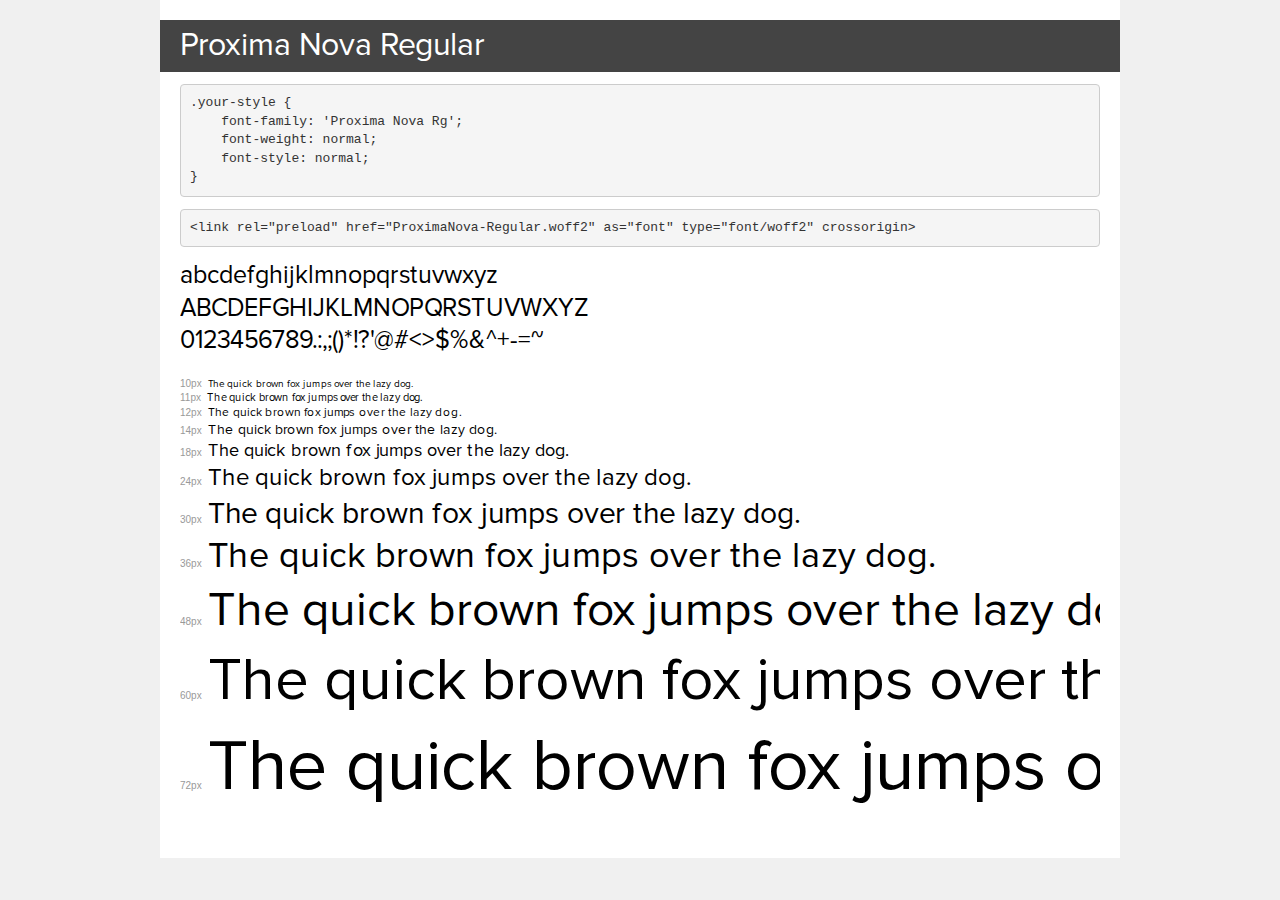
<file: app/fonts/proxima_nova/demo.html>
<!DOCTYPE html>
<html lang="en">
<head>
    <meta charset="utf-8">
    <meta http-equiv="X-UA-Compatible" content="IE=edge">
    <meta name="viewport" content="width=device-width, initial-scale=1">
    <meta name="robots" content="noindex, noarchive">
    <meta name="format-detection" content="telephone=no">
    <title>Transfonter demo</title>
    <link href="stylesheet.css" rel="stylesheet">
    <style>
        /*
        http://meyerweb.com/eric/tools/css/reset/
        v2.0 | 20110126
        License: none (public domain)
        */
        html, body, div, span, applet, object, iframe,
        h1, h2, h3, h4, h5, h6, p, blockquote, pre,
        a, abbr, acronym, address, big, cite, code,
        del, dfn, em, img, ins, kbd, q, s, samp,
        small, strike, strong, sub, sup, tt, var,
        b, u, i, center,
        dl, dt, dd, ol, ul, li,
        fieldset, form, label, legend,
        table, caption, tbody, tfoot, thead, tr, th, td,
        article, aside, canvas, details, embed,
        figure, figcaption, footer, header, hgroup,
        menu, nav, output, ruby, section, summary,
        time, mark, audio, video {
            margin: 0;
            padding: 0;
            border: 0;
            font-size: 100%;
            font: inherit;
            vertical-align: baseline;
        }
        /* HTML5 display-role reset for older browsers */
        article, aside, details, figcaption, figure,
        footer, header, hgroup, menu, nav, section {
            display: block;
        }
        body {
            line-height: 1;
        }
        ol, ul {
            list-style: none;
        }
        blockquote, q {
            quotes: none;
        }
        blockquote:before, blockquote:after,
        q:before, q:after {
            content: '';
            content: none;
        }
        table {
            border-collapse: collapse;
            border-spacing: 0;
        }
        /* demo styles */
        body {
            background: #f0f0f0;
            color: #000;
        }
        .page {
            background: #fff;
            width: 920px;
            margin: 0 auto;
            padding: 20px 20px 0 20px;
            overflow: hidden;
        }
        .font-container {
            overflow-x: auto;
            overflow-y: hidden;
            margin-bottom: 40px;
            line-height: 1.3;
            white-space: nowrap;
            padding-bottom: 5px;
        }
        h1 {
            position: relative;
            background: #444;
            font-size: 32px;
            color: #fff;
            padding: 10px 20px;
            margin: 0 -20px 12px -20px;
        }
        .letters {
            font-size: 25px;
            margin-bottom: 20px;
        }
        .s10:before {
            content: '10px';
        }
        .s11:before {
            content: '11px';
        }
        .s12:before {
            content: '12px';
        }
        .s14:before {
            content: '14px';
        }
        .s18:before {
            content: '18px';
        }
        .s24:before {
            content: '24px';
        }
        .s30:before {
            content: '30px';
        }
        .s36:before {
            content: '36px';
        }
        .s48:before {
            content: '48px';
        }
        .s60:before {
            content: '60px';
        }
        .s72:before {
            content: '72px';
        }
        .s10:before, .s11:before, .s12:before, .s14:before,
        .s18:before, .s24:before, .s30:before, .s36:before,
        .s48:before, .s60:before, .s72:before {
            font-family: Arial, sans-serif;
            font-size: 10px;
            font-weight: normal;
            font-style: normal;
            color: #999;
            padding-right: 6px;
        }
        pre {
            display: block;
            padding: 9px;
            margin: 0 0 12px;
            font-family: Monaco, Menlo, Consolas, "Courier New", monospace;
            font-size: 13px;
            line-height: 1.428571429;
            color: #333;
            font-weight: normal;
            font-style: normal;
            background-color: #f5f5f5;
            border: 1px solid #ccc;
            overflow-x: auto;
            border-radius: 4px;
        }
        /* responsive */
        @media (max-width: 959px) {
            .page {
                width: auto;
                margin: 0;
            }
        }
    </style>
</head>
<body>
<div class="page">
    <div class="demo">
        <h1 style="font-family: 'Proxima Nova Rg'; font-weight: normal; font-style: normal;">Proxima Nova Regular</h1>
        <pre title="Usage">.your-style {
    font-family: 'Proxima Nova Rg';
    font-weight: normal;
    font-style: normal;
}</pre>
        <pre title="Preload (optional)">
&lt;link rel=&quot;preload&quot; href=&quot;ProximaNova-Regular.woff2&quot; as=&quot;font&quot; type=&quot;font/woff2&quot; crossorigin&gt;</pre>
        <div class="font-container" style="font-family: 'Proxima Nova Rg'; font-weight: normal; font-style: normal;">
            <p class="letters">
                abcdefghijklmnopqrstuvwxyz<br>
ABCDEFGHIJKLMNOPQRSTUVWXYZ<br>
                0123456789.:,;()*!?'@#&lt;&gt;$%&^+-=~
            </p>
            <p class="s10" style="font-size: 10px;">The quick brown fox jumps over the lazy dog.</p>
            <p class="s11" style="font-size: 11px;">The quick brown fox jumps over the lazy dog.</p>
            <p class="s12" style="font-size: 12px;">The quick brown fox jumps over the lazy dog.</p>
            <p class="s14" style="font-size: 14px;">The quick brown fox jumps over the lazy dog.</p>
            <p class="s18" style="font-size: 18px;">The quick brown fox jumps over the lazy dog.</p>
            <p class="s24" style="font-size: 24px;">The quick brown fox jumps over the lazy dog.</p>
            <p class="s30" style="font-size: 30px;">The quick brown fox jumps over the lazy dog.</p>
            <p class="s36" style="font-size: 36px;">The quick brown fox jumps over the lazy dog.</p>
            <p class="s48" style="font-size: 48px;">The quick brown fox jumps over the lazy dog.</p>
            <p class="s60" style="font-size: 60px;">The quick brown fox jumps over the lazy dog.</p>
            <p class="s72" style="font-size: 72px;">The quick brown fox jumps over the lazy dog.</p>
        </div>
    </div>

</div>
</body>
</html>
</file>
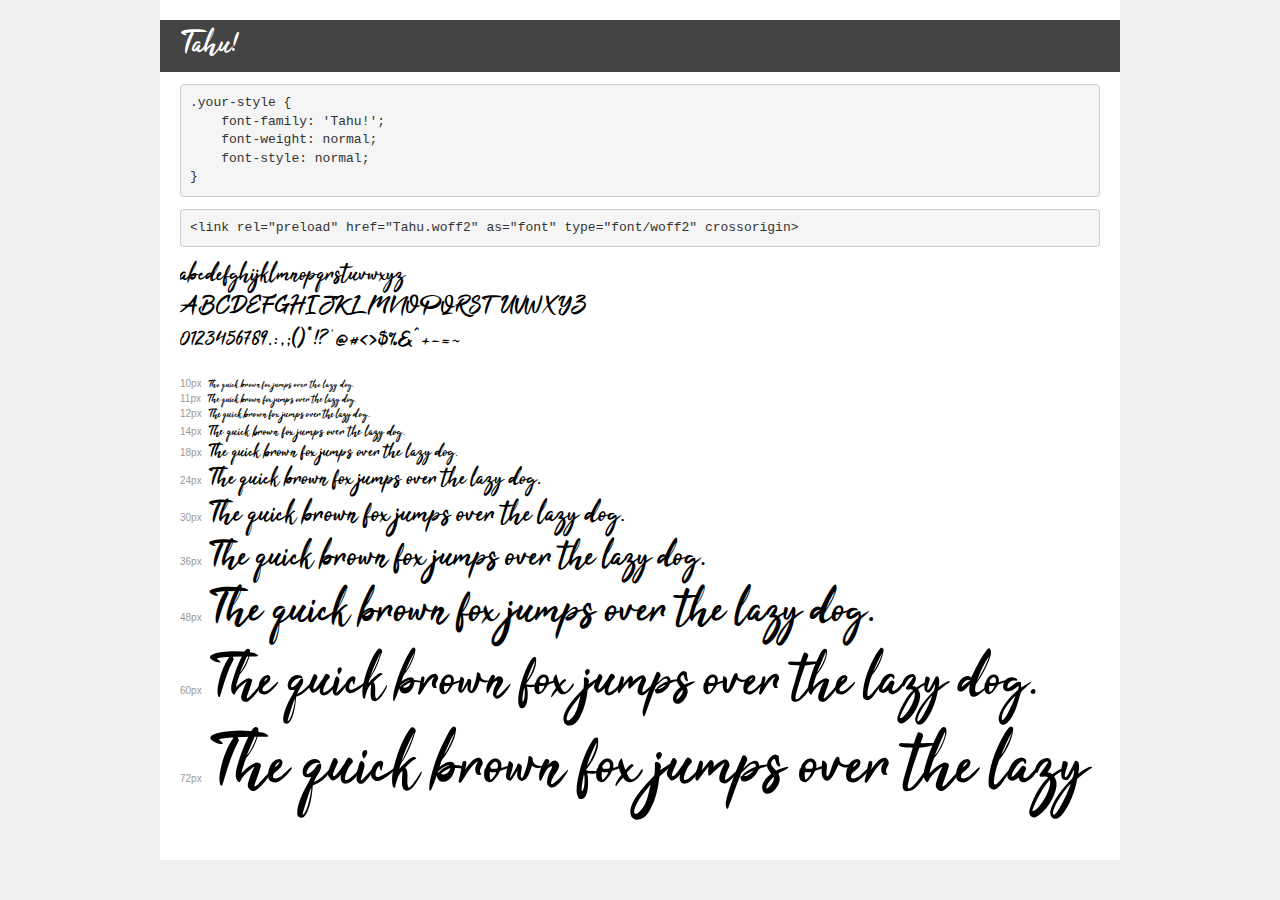
<file: app/fonts/Tahu!/demo.html>
<!DOCTYPE html>
<html lang="en">
<head>
    <meta charset="utf-8">
    <meta http-equiv="X-UA-Compatible" content="IE=edge">
    <meta name="viewport" content="width=device-width, initial-scale=1">
    <meta name="robots" content="noindex, noarchive">
    <meta name="format-detection" content="telephone=no">
    <title>Transfonter demo</title>
    <link href="stylesheet.css" rel="stylesheet">
    <style>
        /*
        http://meyerweb.com/eric/tools/css/reset/
        v2.0 | 20110126
        License: none (public domain)
        */
        html, body, div, span, applet, object, iframe,
        h1, h2, h3, h4, h5, h6, p, blockquote, pre,
        a, abbr, acronym, address, big, cite, code,
        del, dfn, em, img, ins, kbd, q, s, samp,
        small, strike, strong, sub, sup, tt, var,
        b, u, i, center,
        dl, dt, dd, ol, ul, li,
        fieldset, form, label, legend,
        table, caption, tbody, tfoot, thead, tr, th, td,
        article, aside, canvas, details, embed,
        figure, figcaption, footer, header, hgroup,
        menu, nav, output, ruby, section, summary,
        time, mark, audio, video {
            margin: 0;
            padding: 0;
            border: 0;
            font-size: 100%;
            font: inherit;
            vertical-align: baseline;
        }
        /* HTML5 display-role reset for older browsers */
        article, aside, details, figcaption, figure,
        footer, header, hgroup, menu, nav, section {
            display: block;
        }
        body {
            line-height: 1;
        }
        ol, ul {
            list-style: none;
        }
        blockquote, q {
            quotes: none;
        }
        blockquote:before, blockquote:after,
        q:before, q:after {
            content: '';
            content: none;
        }
        table {
            border-collapse: collapse;
            border-spacing: 0;
        }
        /* demo styles */
        body {
            background: #f0f0f0;
            color: #000;
        }
        .page {
            background: #fff;
            width: 920px;
            margin: 0 auto;
            padding: 20px 20px 0 20px;
            overflow: hidden;
        }
        .font-container {
            overflow-x: auto;
            overflow-y: hidden;
            margin-bottom: 40px;
            line-height: 1.3;
            white-space: nowrap;
            padding-bottom: 5px;
        }
        h1 {
            position: relative;
            background: #444;
            font-size: 32px;
            color: #fff;
            padding: 10px 20px;
            margin: 0 -20px 12px -20px;
        }
        .letters {
            font-size: 25px;
            margin-bottom: 20px;
        }
        .s10:before {
            content: '10px';
        }
        .s11:before {
            content: '11px';
        }
        .s12:before {
            content: '12px';
        }
        .s14:before {
            content: '14px';
        }
        .s18:before {
            content: '18px';
        }
        .s24:before {
            content: '24px';
        }
        .s30:before {
            content: '30px';
        }
        .s36:before {
            content: '36px';
        }
        .s48:before {
            content: '48px';
        }
        .s60:before {
            content: '60px';
        }
        .s72:before {
            content: '72px';
        }
        .s10:before, .s11:before, .s12:before, .s14:before,
        .s18:before, .s24:before, .s30:before, .s36:before,
        .s48:before, .s60:before, .s72:before {
            font-family: Arial, sans-serif;
            font-size: 10px;
            font-weight: normal;
            font-style: normal;
            color: #999;
            padding-right: 6px;
        }
        pre {
            display: block;
            padding: 9px;
            margin: 0 0 12px;
            font-family: Monaco, Menlo, Consolas, "Courier New", monospace;
            font-size: 13px;
            line-height: 1.428571429;
            color: #333;
            font-weight: normal;
            font-style: normal;
            background-color: #f5f5f5;
            border: 1px solid #ccc;
            overflow-x: auto;
            border-radius: 4px;
        }
        /* responsive */
        @media (max-width: 959px) {
            .page {
                width: auto;
                margin: 0;
            }
        }
    </style>
</head>
<body>
<div class="page">
    <div class="demo">
        <h1 style="font-family: 'Tahu!'; font-weight: normal; font-style: normal;">Tahu!</h1>
        <pre title="Usage">.your-style {
    font-family: 'Tahu!';
    font-weight: normal;
    font-style: normal;
}</pre>
        <pre title="Preload (optional)">
&lt;link rel=&quot;preload&quot; href=&quot;Tahu.woff2&quot; as=&quot;font&quot; type=&quot;font/woff2&quot; crossorigin&gt;</pre>
        <div class="font-container" style="font-family: 'Tahu!'; font-weight: normal; font-style: normal;">
            <p class="letters">
                abcdefghijklmnopqrstuvwxyz<br>
ABCDEFGHIJKLMNOPQRSTUVWXYZ<br>
                0123456789.:,;()*!?'@#&lt;&gt;$%&^+-=~
            </p>
            <p class="s10" style="font-size: 10px;">The quick brown fox jumps over the lazy dog.</p>
            <p class="s11" style="font-size: 11px;">The quick brown fox jumps over the lazy dog.</p>
            <p class="s12" style="font-size: 12px;">The quick brown fox jumps over the lazy dog.</p>
            <p class="s14" style="font-size: 14px;">The quick brown fox jumps over the lazy dog.</p>
            <p class="s18" style="font-size: 18px;">The quick brown fox jumps over the lazy dog.</p>
            <p class="s24" style="font-size: 24px;">The quick brown fox jumps over the lazy dog.</p>
            <p class="s30" style="font-size: 30px;">The quick brown fox jumps over the lazy dog.</p>
            <p class="s36" style="font-size: 36px;">The quick brown fox jumps over the lazy dog.</p>
            <p class="s48" style="font-size: 48px;">The quick brown fox jumps over the lazy dog.</p>
            <p class="s60" style="font-size: 60px;">The quick brown fox jumps over the lazy dog.</p>
            <p class="s72" style="font-size: 72px;">The quick brown fox jumps over the lazy dog.</p>
        </div>
    </div>

</div>
</body>
</html>
</file>
<file: app/css/main.css>
@import url("fonts.css");
html {
  -webkit-box-sizing: border-box;
          box-sizing: border-box;
  scroll-behavior: smooth;
}

*, *::before, *::after {
  -webkit-box-sizing: inherit;
          box-sizing: inherit;
}

a {
  text-decoration: none;
}

button:focus, input:focus, a:focus, textarea:focus {
  outline: none;
}

.no-gutters {
  margin-right: 0;
  margin-left: 0;
}

.no-gutters > .col,
.no-gutters > [class*="col-"] {
  padding-right: 0;
  padding-left: 0;
}

body {
  font-family: 'Poppins', sans-serif;
  max-width: 1920px;
  font-size: 16px;
  margin-left: auto;
  margin-right: auto;
}

.sectionWrapper {
  padding: 0px 180px;
}

.btnSmall {
  line-height: 16px;
  font-size: 16px;
  padding: 10px 20px;
  color: white;
  background-color: #ff3c2d;
  font-weight: normal;
  border-radius: 3px;
  border: none;
}

.btnStandart {
  line-height: 18px;
  font-size: 18px;
  padding: 14px 40px;
  color: white;
  background-color: #ff3c2d;
  font-weight: normal;
  border-radius: 3px;
  border: none;
}

nav {
  z-index: 9999;
  position: fixed;
  top: 0;
  background-color: white;
  width: 100%;
}

nav .navWrapper {
  margin: 25px 100px;
  height: 54px;
  line-height: 54px;
}

nav .logo {
  width: 132px;
  height: 54px;
}

nav .menu a {
  margin-right: 40px;
  color: #222222;
  text-decoration: none;
}

nav .menu a:hover {
  color: black;
  border-bottom: 1px dotted #222222;
}

nav .bookNow {
  text-align: right;
}

nav .bookNow input {
  margin-right: 50px;
}

nav .bookNow .social {
  display: inline-block;
}

nav .bookNow .social a {
  margin-left: 15px;
}

.header {
  margin-top: 100px;
  background-color: #222222;
  position: relative;
}

.header .opacity {
  height: 510px;
  overflow: hidden;
}

.header .opacity::before {
  content: '';
  position: absolute;
  top: 0;
  right: 0;
  bottom: 0;
  left: 0;
  background: rgba(34, 34, 34, 0.45);
}

.header h1 {
  font-size: 70px;
  color: white;
  line-height: 80px;
  margin-top: 70px;
  font-weight: bold;
}

.header span {
  color: white;
  font-size: 21px;
  line-height: 28px;
}

.header input {
  display: block;
  margin-top: 50px;
}

.header-session {
  position: absolute;
  top: 0;
}

main {
  margin-top: 100px;
}

main .sessions {
  text-align: center;
}

main .sessions-left {
  padding: 100px 0;
  background-color: #222222;
  color: white;
}

main .sessions-left h2 {
  text-transform: uppercase;
  font-size: 30px;
  font-weight: 600;
  margin-top: 15px;
  margin-bottom: 80px;
}

main .sessions-left aside {
  text-align: left;
  margin: 0 280px;
}

main .sessions-left aside p {
  border-bottom: 2px solid #4e4e4e;
  font-size: 18px;
  margin-bottom: 40px;
}

main .sessions-left aside p.f::before {
  content: "1 ";
  margin-left: -22px;
  font-size: 80px;
  font-weight: bold;
  vertical-align: middle;
  line-height: 50px;
  color: #4e4e4e;
}

main .sessions-left aside p.s::before {
  content: "2 ";
  margin-left: -22px;
  font-size: 80px;
  font-weight: bold;
  vertical-align: middle;
  line-height: 50px;
  color: #4e4e4e;
}

main .sessions-left aside p.t::before {
  content: "3 ";
  margin-left: -22px;
  font-size: 80px;
  font-weight: bold;
  vertical-align: middle;
  line-height: 52px;
  color: #4e4e4e;
}

main .sessions-left input {
  margin-top: 80px;
}

main .sessions-right {
  padding: 100px 0;
  background-color: #f6f6f6;
  color: #222222;
}

main .sessions-right h2 {
  text-transform: uppercase;
  font-size: 30px;
  font-weight: 600;
  margin-top: 15px;
  margin-bottom: 80px;
}

main .sessions-right aside {
  text-align: left;
  margin: 0 280px;
}

main .sessions-right aside p {
  border-bottom: 2px solid #cccccc;
  font-size: 18px;
  margin-bottom: 40px;
}

main .sessions-right aside p.f::before {
  content: "1 ";
  margin-left: -22px;
  font-size: 80px;
  font-weight: bold;
  vertical-align: middle;
  line-height: 50px;
  color: #cccccc;
}

main .sessions-right aside p.s::before {
  content: "2 ";
  margin-left: -22px;
  font-size: 80px;
  font-weight: bold;
  vertical-align: middle;
  line-height: 50px;
  color: #cccccc;
}

main .sessions-right aside p.t::before {
  content: "3 ";
  margin-left: -22px;
  font-size: 80px;
  font-weight: bold;
  vertical-align: middle;
  line-height: 52px;
  color: #cccccc;
}

main .sessions-right input {
  margin-top: 80px;
}

main .map {
  position: relative;
}

main .map-search {
  background-color: white;
  position: absolute;
  top: 50%;
  -webkit-transform: translateY(-50%);
          transform: translateY(-50%);
  padding: 50px 275px 50px 50px;
  border-radius: 3px;
}

main .map-search h2 {
  font-size: 50px;
  font-weight: 700;
}

main .map-search p {
  font-weight: 500;
}

main .map-search .search_inp {
  padding: 11px;
  border: none;
  border-radius: 3px;
  background-color: #f6f6f6;
}

main .map-search .search_btn {
  margin-left: -5px;
}

main .service {
  margin-top: 100px;
  text-align: center;
}

main .service h2 {
  margin-top: 15px;
  font-size: 50px;
  font-weight: 600;
}

main .service-nav {
  margin-top: 35px;
}

main .service-nav ul {
  padding-left: 0;
}

main .service-nav__item {
  display: inline-block;
  font-size: 18px;
  margin-right: 40px;
}

main .service-nav__item a {
  text-decoration: none;
  color: #ababab;
}

main .service-nav__item a:hover {
  color: #222222;
  padding-bottom: 4px;
  border-bottom: 2px solid red;
}

main .arrow {
  display: inline-block;
  position: absolute;
  height: 30px;
  width: 3px;
}

main .arrow:before {
  content: " ";
  position: absolute;
  width: 3px;
  height: 12px;
  top: -2px;
  left: -3px;
  -webkit-transform: rotate(40deg);
          transform: rotate(40deg);
}

main .arrow:after {
  content: " ";
  position: absolute;
  width: 3px;
  height: 12px;
  top: -2px;
  right: -3px;
  -webkit-transform: rotate(-40deg);
          transform: rotate(-40deg);
}

main .arrow-service {
  background: white;
  left: 150px;
  top: 31px;
  -webkit-transform: rotate(90deg);
          transform: rotate(90deg);
}

main .arrow-service:before {
  background: white;
}

main .arrow-service:after {
  background: white;
}

main .arrow__left {
  background: #222222;
  -webkit-transform: rotate(90deg);
          transform: rotate(90deg);
}

main .arrow__left:before {
  background: #222222;
}

main .arrow__left:after {
  background: #222222;
}

main .arrow__right {
  background: #222222;
  -webkit-transform: rotate(-90deg);
          transform: rotate(-90deg);
}

main .arrow__right:before {
  background: #222222;
}

main .arrow__right:after {
  background: #222222;
}

main .gallery {
  margin-top: 50px;
}

main .gallery__girl {
  overflow: hidden;
}

main .gallery-service__block {
  display: inline-block;
  position: relative;
  margin: 0 10px 20px;
  width: 50%;
  max-width: 350px;
}

main .gallery-service__block img {
  width: 100%;
}

main .gallery-service__block:hover {
  -webkit-box-shadow: 1px 1px 10px 1px #ababab;
          box-shadow: 1px 1px 10px 1px #ababab;
}

main .gallery-service__block:hover::before {
  content: '';
  position: absolute;
  top: 0;
  right: 0;
  bottom: 0;
  left: 0;
  background: -webkit-gradient(linear, left bottom, left top, from(rgba(0, 0, 0, 0.66)), color-stop(22%, rgba(0, 0, 0, 0)));
  background: linear-gradient(0deg, rgba(0, 0, 0, 0.66), rgba(0, 0, 0, 0) 22%);
}

main .gallery-service__block .__info {
  text-align: left;
  position: absolute;
  bottom: 0;
  margin-bottom: 25px;
  margin-left: 25px;
  font-size: 18px;
  line-height: 18px;
}

main .gallery-service__block .__info a {
  color: white;
}

main .gallery-service__block .__info input {
  color: white;
  border: none;
  display: block;
  background-color: #ff3c2d;
  border-radius: 3px;
  text-transform: uppercase;
  font-size: 12px;
  padding: 4px 12px;
  letter-spacing: 1px;
  margin-bottom: 10px;
}

main .gallery-service-arrows .wrap {
  display: inline-block;
  position: relative;
  margin: 0 10px;
  width: 50%;
  max-width: 350px;
  height: 28px;
  background-color: #f6f6f6;
}

main .usefulTips {
  margin-top: 150px;
  padding-bottom: 100px;
  background-color: #f6f6f6;
}

main .usefulTips-text {
  margin-top: 80px;
}

main .usefulTips-text h2 {
  font-size: 50px;
  font-weight: 600;
  margin-bottom: 30px;
}

main .usefulTips-text p {
  font-size: 18px;
  font-weight: 400;
}

main .usefulTips-text img {
  margin-top: 15px;
  margin-left: 10px;
}

main .usefulTips-block {
  margin-top: 80px;
}

main .usefulTips-block__img {
  margin-bottom: 85px;
}

main .usefulTips-block-tips {
  margin-bottom: 20px;
  max-width: 320px;
  padding-bottom: 15px;
  font-size: 16px;
  border-bottom: 2px solid #cccccc;
}

main .usefulTips-block-tips img {
  float: left;
  margin-left: 5px;
  margin-right: 15px;
  margin-top: -10px;
}

main .usefulTips .headshot-service {
  background-color: #222222;
  color: white;
  padding: 50px 50px 10px;
  margin-top: -50px;
}

main .usefulTips .headshot-service h3 {
  margin-bottom: 40px;
  text-transform: uppercase;
  font-size: 22px;
}

main .usefulTips .headshot-service p {
  margin-bottom: 40px;
  font-size: 18px;
}

main .usefulTips .headshot-service p small {
  border-bottom: 1px solid red;
}

main .allClients {
  background-color: #222222;
  color: white;
  z-index: 999;
  text-align: center;
  padding-bottom: 200px;
}

main .allClients h2 {
  padding-top: 100px;
  font-size: 50px;
}

main .allClients .clients {
  margin-top: 56px;
}

main .allClients .clients-block {
  max-width: 490px;
  width: 100%;
}

main .allClients .clients-block img {
  width: 100%;
}

main .allClients .clients-block p {
  text-align: left;
  margin-top: 30px;
  margin-left: 45px;
  font-size: 18px;
  font-style: italic;
  position: relative;
}

main .allClients .clients-block p::before {
  content: url("../img/clients/icon_cl.png");
  position: absolute;
  top: -15px;
  left: -45px;
}

main .allClients .nameStar {
  margin-top: 20px;
  display: -webkit-box;
  display: -ms-flexbox;
  display: flex;
  -webkit-box-pack: justify;
      -ms-flex-pack: justify;
          justify-content: space-between;
}

main .allClients .nameStar small {
  text-transform: uppercase;
  font-size: 16px;
}

main .allClients .nameStar img {
  width: 15px;
  height: 15px;
  display: inline-block;
}

main .clients .slick-dots {
  margin-top: 25px;
  display: -webkit-box;
  display: -ms-flexbox;
  display: flex;
  -webkit-box-align: center;
      -ms-flex-align: center;
          align-items: center;
  -webkit-box-pack: center;
      -ms-flex-pack: center;
          justify-content: center;
}

main .clients .slick-dots li {
  margin: 0 2px;
}

main .clients .slick-dots li.slick-active button {
  background-color: transparent;
  border: 2px solid red;
}

main .clients .slick-dots button {
  font-size: 0px;
  width: 15px;
  height: 15px;
  border-radius: 50%;
}

main .fastSession {
  position: relative;
  color: white;
}

main .fastSession__img {
  overflow: hidden;
  position: relative;
}

main .fastSession__img::before {
  content: '';
  position: absolute;
  top: 0;
  right: 0;
  bottom: 0;
  left: 0;
  background: rgba(34, 34, 34, 0.65);
}

main .fastSession__border {
  position: absolute;
  top: 50%;
  left: 50%;
  -webkit-transform: translate(-50%, -50%);
          transform: translate(-50%, -50%);
  border: 5px solid #6e6e6e;
  height: 350px;
  width: 96%;
  display: -webkit-box;
  display: -ms-flexbox;
  display: flex;
  -webkit-box-pack: justify;
      -ms-flex-pack: justify;
          justify-content: space-between;
  -webkit-box-align: center;
      -ms-flex-align: center;
          align-items: center;
  padding: 0 150px;
}

main .fastSession__border h2 {
  font-size: 50px;
}

main .fastSession__border input {
  margin-right: 15px;
  padding: 12px 50px;
}

main .blog {
  text-align: center;
  padding-bottom: 120px;
}

main .blog h2 {
  padding-top: 100px;
  font-size: 50px;
}

main .blog small {
  font-size: 18px;
}

main .blog-features {
  display: -webkit-box;
  display: -ms-flexbox;
  display: flex;
  -ms-flex-wrap: wrap;
      flex-wrap: wrap;
  -webkit-box-pack: center;
      -ms-flex-pack: center;
          justify-content: center;
  margin-top: 80px;
}

main .blog-features__block {
  background-color: #f6f6f6;
  max-width: 385px;
  margin: 0px 10px 60px;
  text-align: left;
  position: relative;
}

main .blog-features__block small {
  display: block;
  font-size: 20px;
  padding-left: 20px;
  padding-right: 20px;
  text-transform: uppercase;
  margin-top: 25px;
  font-weight: 600;
}

main .blog-features__comment_data {
  display: -webkit-box;
  display: -ms-flexbox;
  display: flex;
  -webkit-box-pack: justify;
      -ms-flex-pack: justify;
          justify-content: space-between;
  margin-top: 30px;
  vertical-align: bottom;
  margin-top: 80px;
}

main .blog-features__comment_data p {
  position: absolute;
  bottom: 0;
  padding-left: 45px;
  padding-right: 20px;
}

main .blog-features__comment_data p.data {
  right: 0;
  color: #cccccc;
}

main .blog-features__comment_data p.comment {
  left: 0;
  color: #ff3c2d;
}

main .blog-features__comment_data p.comment::before {
  content: url("../img/blog/Comm_Icon.png");
  position: absolute;
  bottom: -4px;
  left: 20px;
}

footer {
  background-color: #222222;
  padding-top: 90px;
  color: #4e4e4e;
  position: relative;
}

footer .footer {
  border-bottom: 1px solid #4e4e4e;
}

footer .footer .arrows dd::before {
  content: url(../img/footer/arrow_footer.png);
  margin-right: 15px;
}

footer .footer .adress dd {
  margin-left: 30px;
}

footer .footer .adress dd::before {
  content: url(../img/footer/Location_icon.png);
  margin-left: -30px;
  margin-right: 15px;
}

footer .footer .contact dd {
  font-size: 28px;
}

footer .footer dt {
  margin-bottom: 20px;
  font-size: 21px;
}

footer .footer dd {
  color: white;
}

footer .footer .row:first-child {
  margin-bottom: 75px;
}

footer .footer .row:last-child {
  margin-bottom: 50px;
}

footer .footer-social {
  text-align: right;
}

footer .footer-social a {
  color: white;
}

footer .copyRights {
  height: 60px;
  line-height: 60px;
}

footer .copyRights .row {
  white-space: nowrap;
  overflow: hidden;
}

.scroll {
  position: absolute;
  bottom: 0;
  left: 0;
  margin-left: 50px;
  margin-bottom: 80px;
  width: 60px;
  height: 60px;
  background-color: #f6f6f6;
  border-radius: 30px;
}

.scroll:active {
  height: 66px;
  -webkit-box-shadow: 0px 2px 10px 1px #ababab;
          box-shadow: 0px 2px 10px 1px #ababab;
  border-bottom-right-radius: 10px;
  border-bottom-left-radius: 10px;
}

.arrowTooTop {
  position: relative;
  height: 30px;
  width: 3px;
}

.arrowTooTop:before {
  content: " ";
  position: absolute;
  width: 3px;
  height: 12px;
  top: -2px;
  left: -3px;
  -webkit-transform: rotate(40deg);
          transform: rotate(40deg);
}

.arrowTooTop:after {
  content: " ";
  position: absolute;
  width: 3px;
  height: 12px;
  top: -2px;
  right: -3px;
  -webkit-transform: rotate(-40deg);
          transform: rotate(-40deg);
}

.arrowTooTop-this {
  -webkit-transform: translate(-50%, -50%);
          transform: translate(-50%, -50%);
  top: 50%;
  left: 50%;
  background: black;
}

.arrowTooTop-this:before {
  background: black;
}

.arrowTooTop-this:after {
  background: black;
}
/*# sourceMappingURL=main.css.map */
</file>
<file: app/css/media.css>
@media (max-width: 1399.98px) {
  nav .menu a {
    margin-right: 25px;
  }
  nav .bookNow input {
    margin-right: 30px;
  }
}
/*# sourceMappingURL=media.css.map */
</file>
<file: app/fonts/Poppins/stylesheet.css>
@font-face {
    font-family: 'Poppins';
    src: url('Poppins-Bold.eot');
    src: url('Poppins-Bold.eot?#iefix') format('embedded-opentype'),
        url('Poppins-Bold.woff2') format('woff2'),
        url('Poppins-Bold.woff') format('woff'),
        url('Poppins-Bold.ttf') format('truetype'),
        url('Poppins-Bold.svg#Poppins-Bold') format('svg');
    font-weight: bold;
    font-style: normal;
    font-display: swap;
}

@font-face {
    font-family: 'Poppins';
    src: url('Poppins-Regular.eot');
    src: url('Poppins-Regular.eot?#iefix') format('embedded-opentype'),
        url('Poppins-Regular.woff2') format('woff2'),
        url('Poppins-Regular.woff') format('woff'),
        url('Poppins-Regular.ttf') format('truetype'),
        url('Poppins-Regular.svg#Poppins-Regular') format('svg');
    font-weight: normal;
    font-style: normal;
    font-display: swap;
}

@font-face {
    font-family: 'Poppins';
    src: url('Poppins-Medium.eot');
    src: url('Poppins-Medium.eot?#iefix') format('embedded-opentype'),
        url('Poppins-Medium.woff2') format('woff2'),
        url('Poppins-Medium.woff') format('woff'),
        url('Poppins-Medium.ttf') format('truetype'),
        url('Poppins-Medium.svg#Poppins-Medium') format('svg');
    font-weight: 500;
    font-style: normal;
    font-display: swap;
}

@font-face {
    font-family: 'Poppins';
    src: url('Poppins-Light.eot');
    src: url('Poppins-Light.eot?#iefix') format('embedded-opentype'),
        url('Poppins-Light.woff2') format('woff2'),
        url('Poppins-Light.woff') format('woff'),
        url('Poppins-Light.ttf') format('truetype'),
        url('Poppins-Light.svg#Poppins-Light') format('svg');
    font-weight: 300;
    font-style: normal;
    font-display: swap;
}

@font-face {
    font-family: 'Poppins';
    src: url('Poppins-SemiBold.eot');
    src: url('Poppins-SemiBold.eot?#iefix') format('embedded-opentype'),
        url('Poppins-SemiBold.woff2') format('woff2'),
        url('Poppins-SemiBold.woff') format('woff'),
        url('Poppins-SemiBold.ttf') format('truetype'),
        url('Poppins-SemiBold.svg#Poppins-SemiBold') format('svg');
    font-weight: 600;
    font-style: normal;
    font-display: swap;
}
</file>
<file: app/fonts/proxima_nova/stylesheet.css>
@font-face {
    font-family: 'Proxima Nova Rg';
    src: url('ProximaNova-Regular.eot');
    src: url('ProximaNova-Regular.eot?#iefix') format('embedded-opentype'),
        url('ProximaNova-Regular.woff2') format('woff2'),
        url('ProximaNova-Regular.woff') format('woff'),
        url('ProximaNova-Regular.ttf') format('truetype'),
        url('ProximaNova-Regular.svg#ProximaNova-Regular') format('svg');
    font-weight: normal;
    font-style: normal;
    font-display: swap;
}
</file>
<file: app/fonts/Tahu!/stylesheet.css>
@font-face {
    font-family: 'Tahu!';
    src: url('Tahu.eot');
    src: url('Tahu.eot?#iefix') format('embedded-opentype'),
        url('Tahu.woff2') format('woff2'),
        url('Tahu.woff') format('woff'),
        url('Tahu.ttf') format('truetype'),
        url('Tahu.svg#Tahu!') format('svg');
    font-weight: normal;
    font-style: normal;
    font-display: swap;
}
</file>
